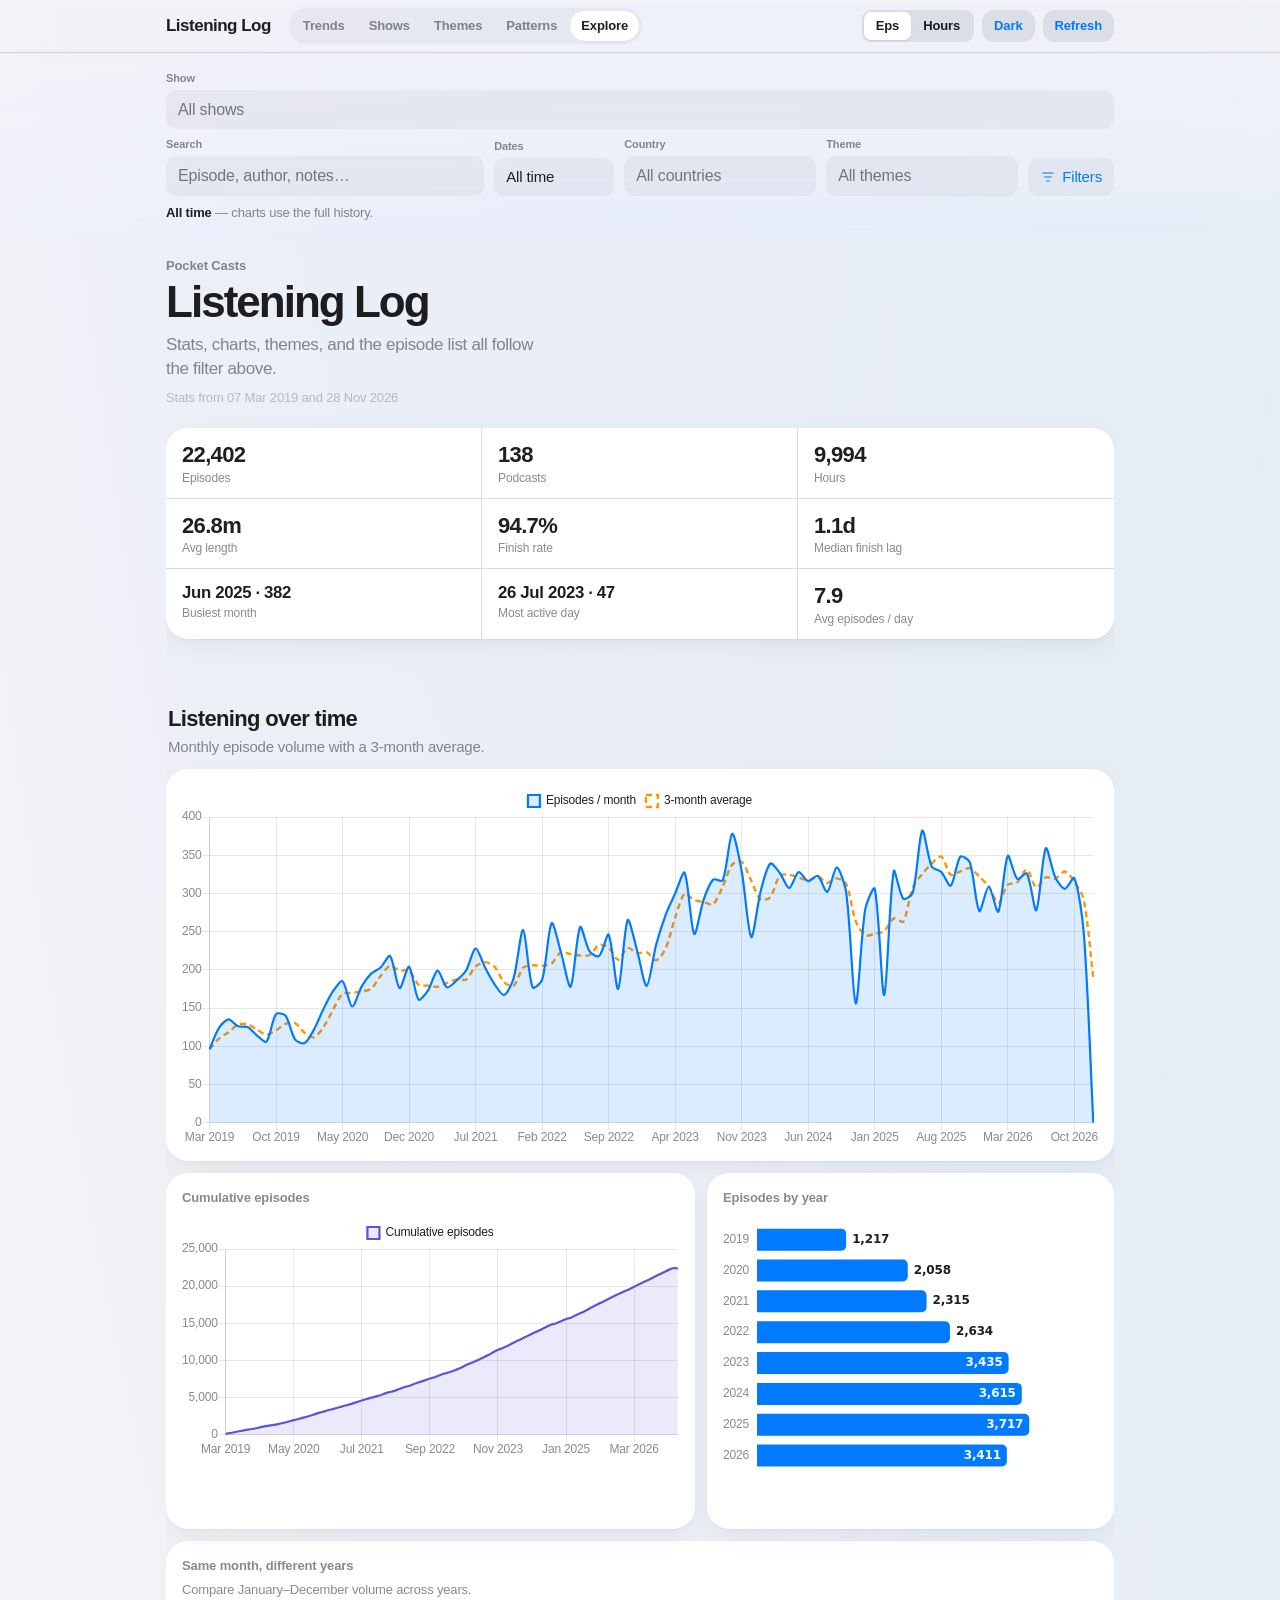
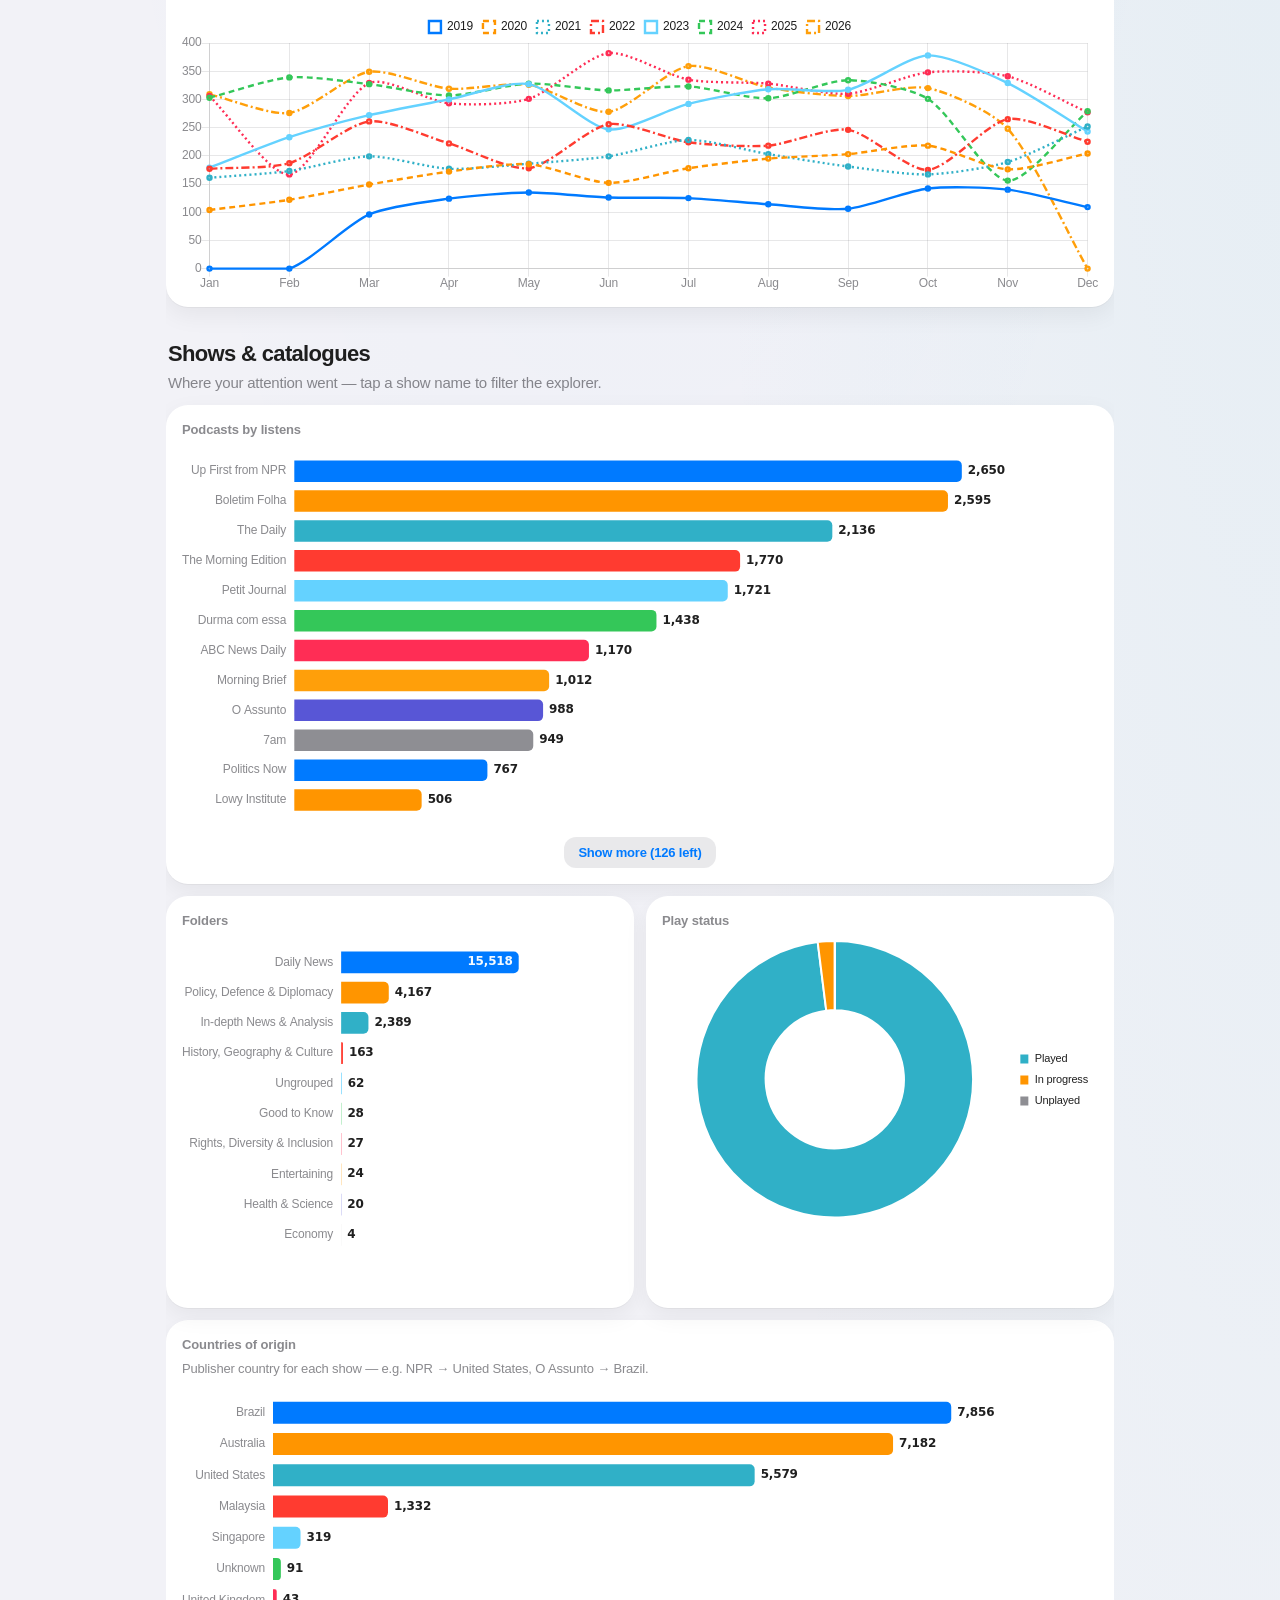
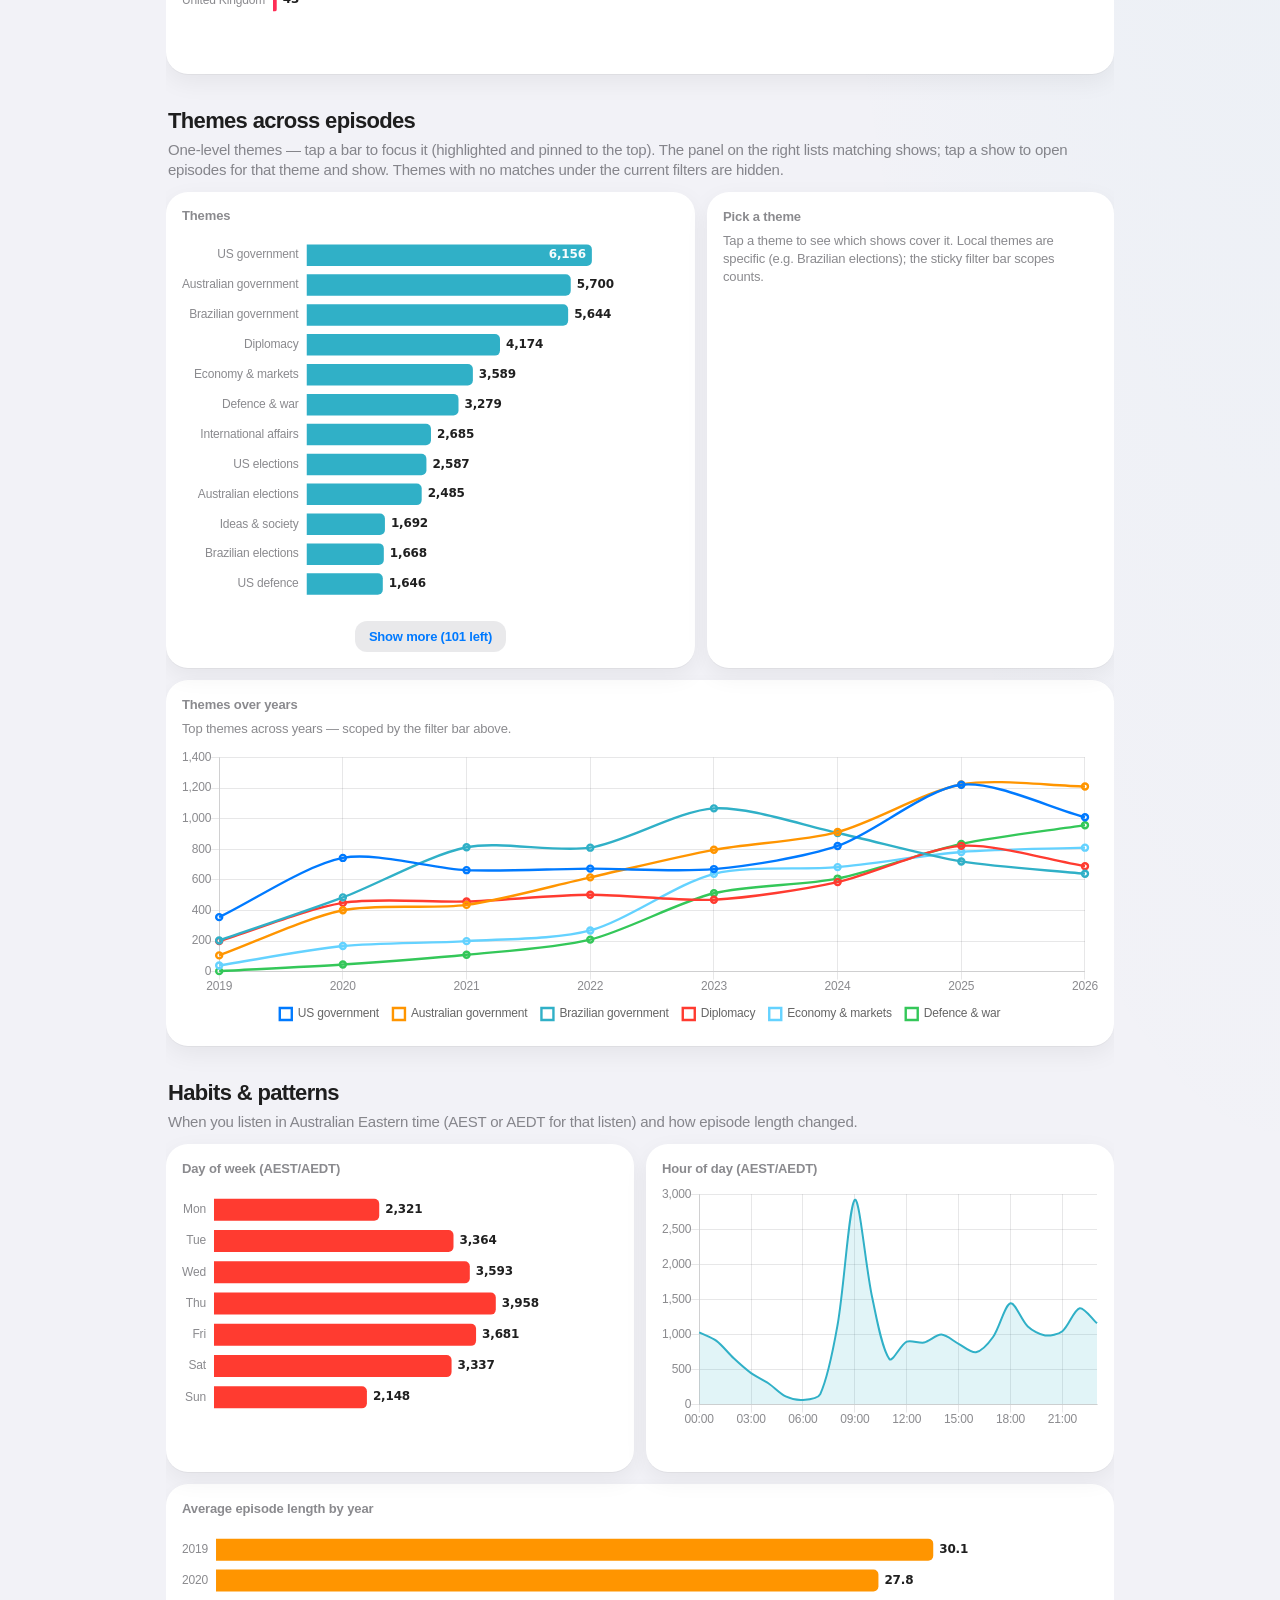
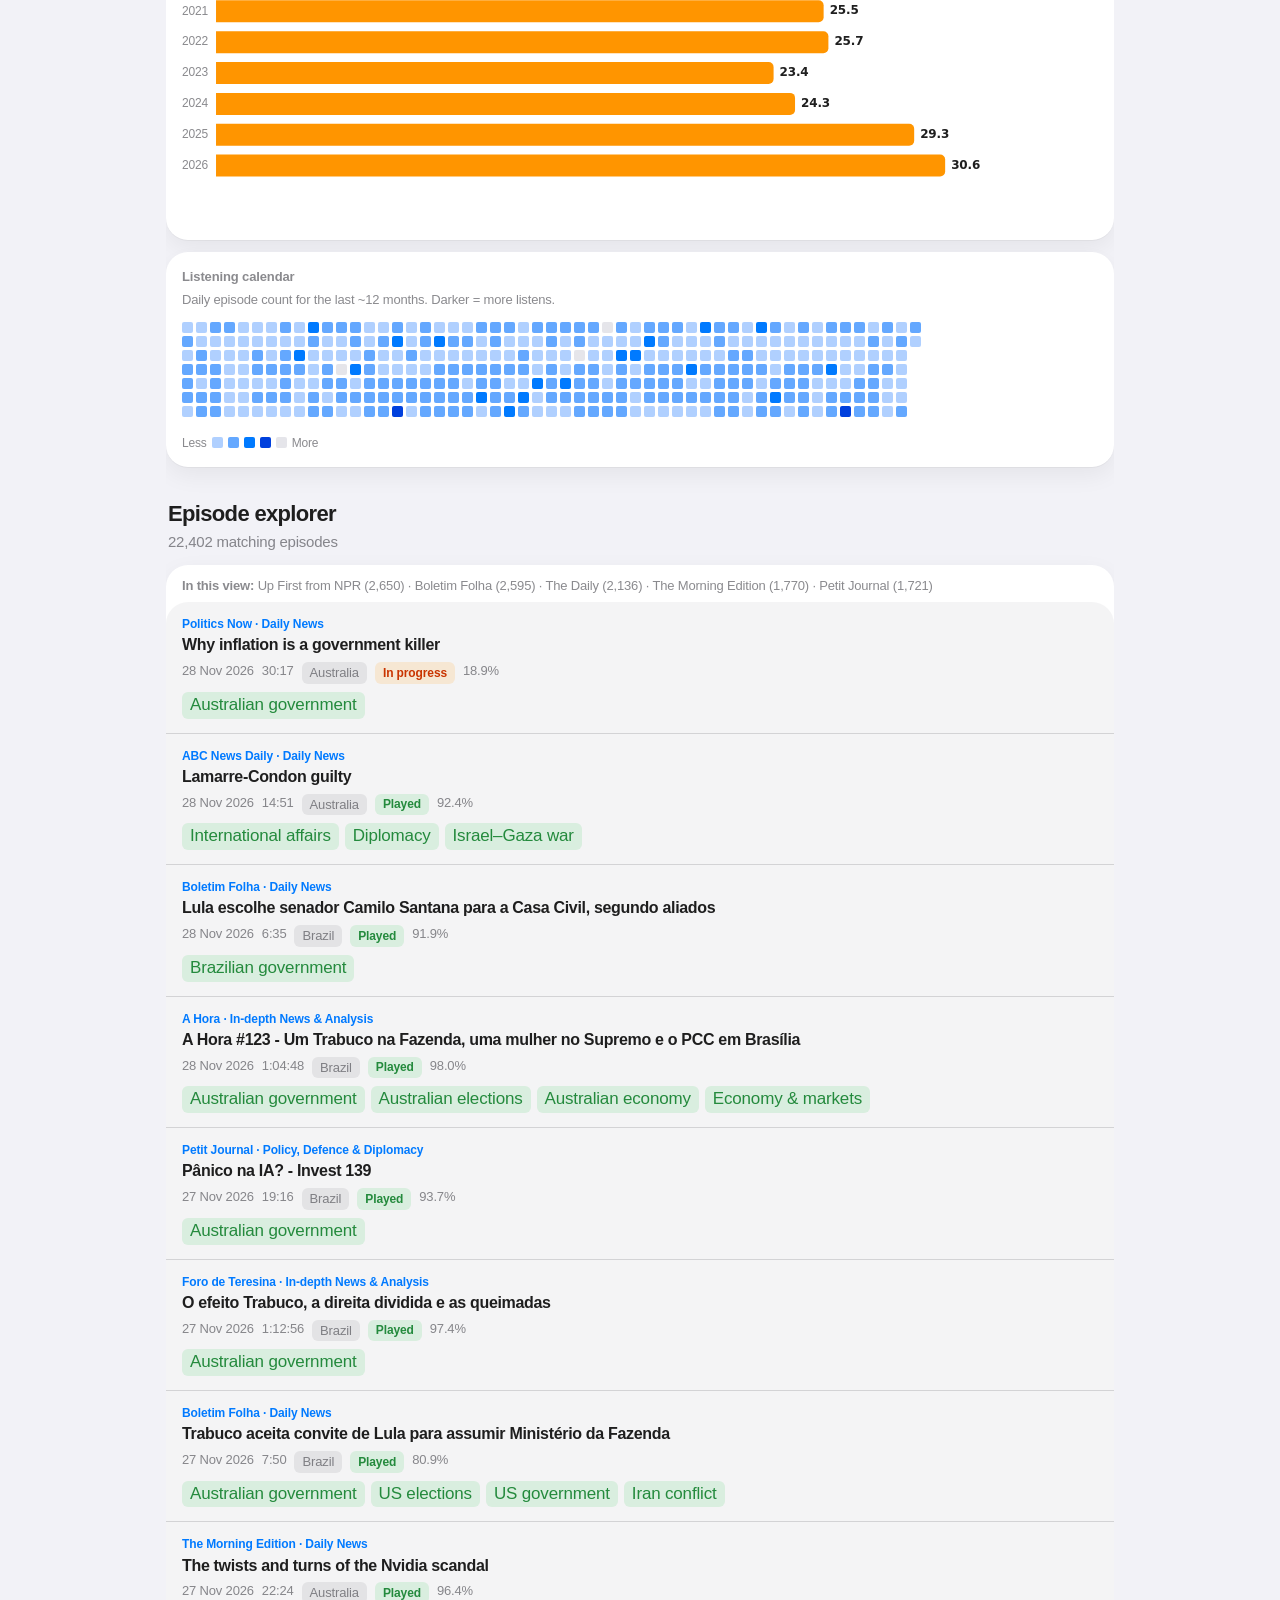
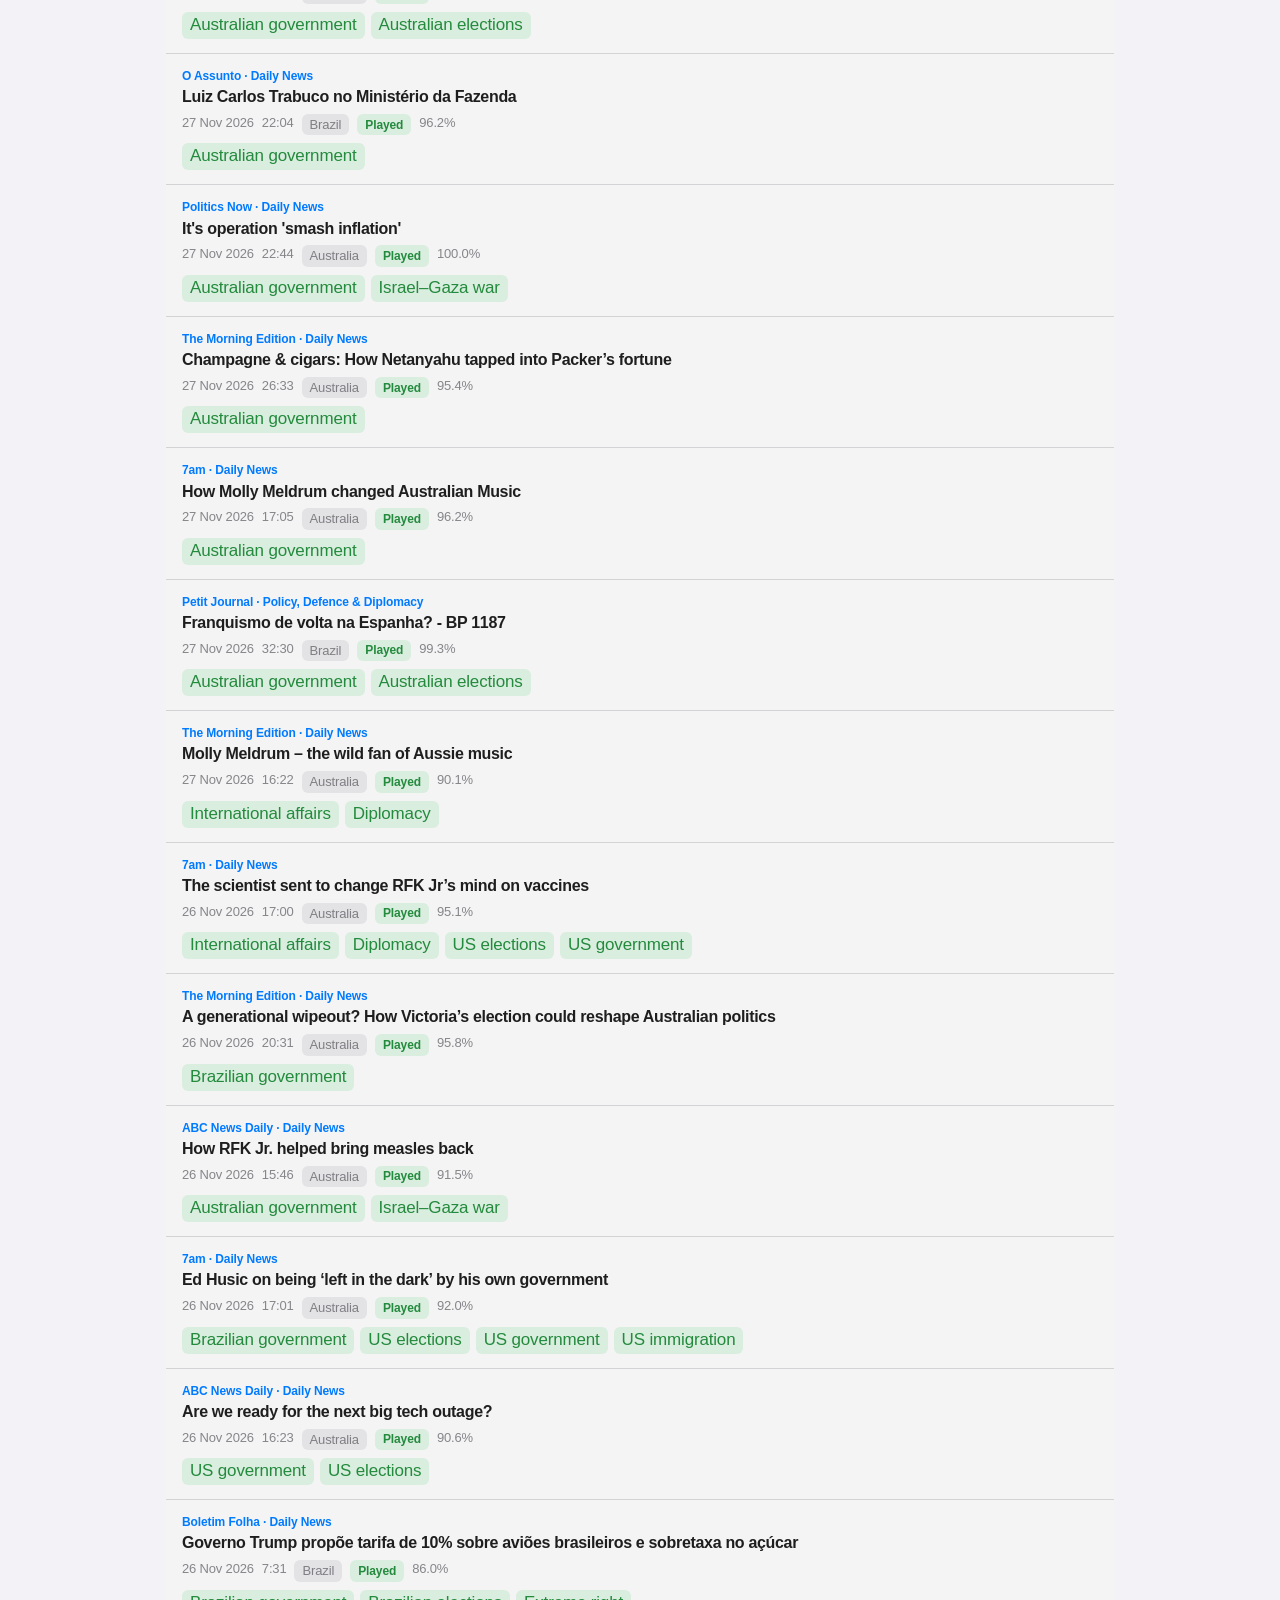
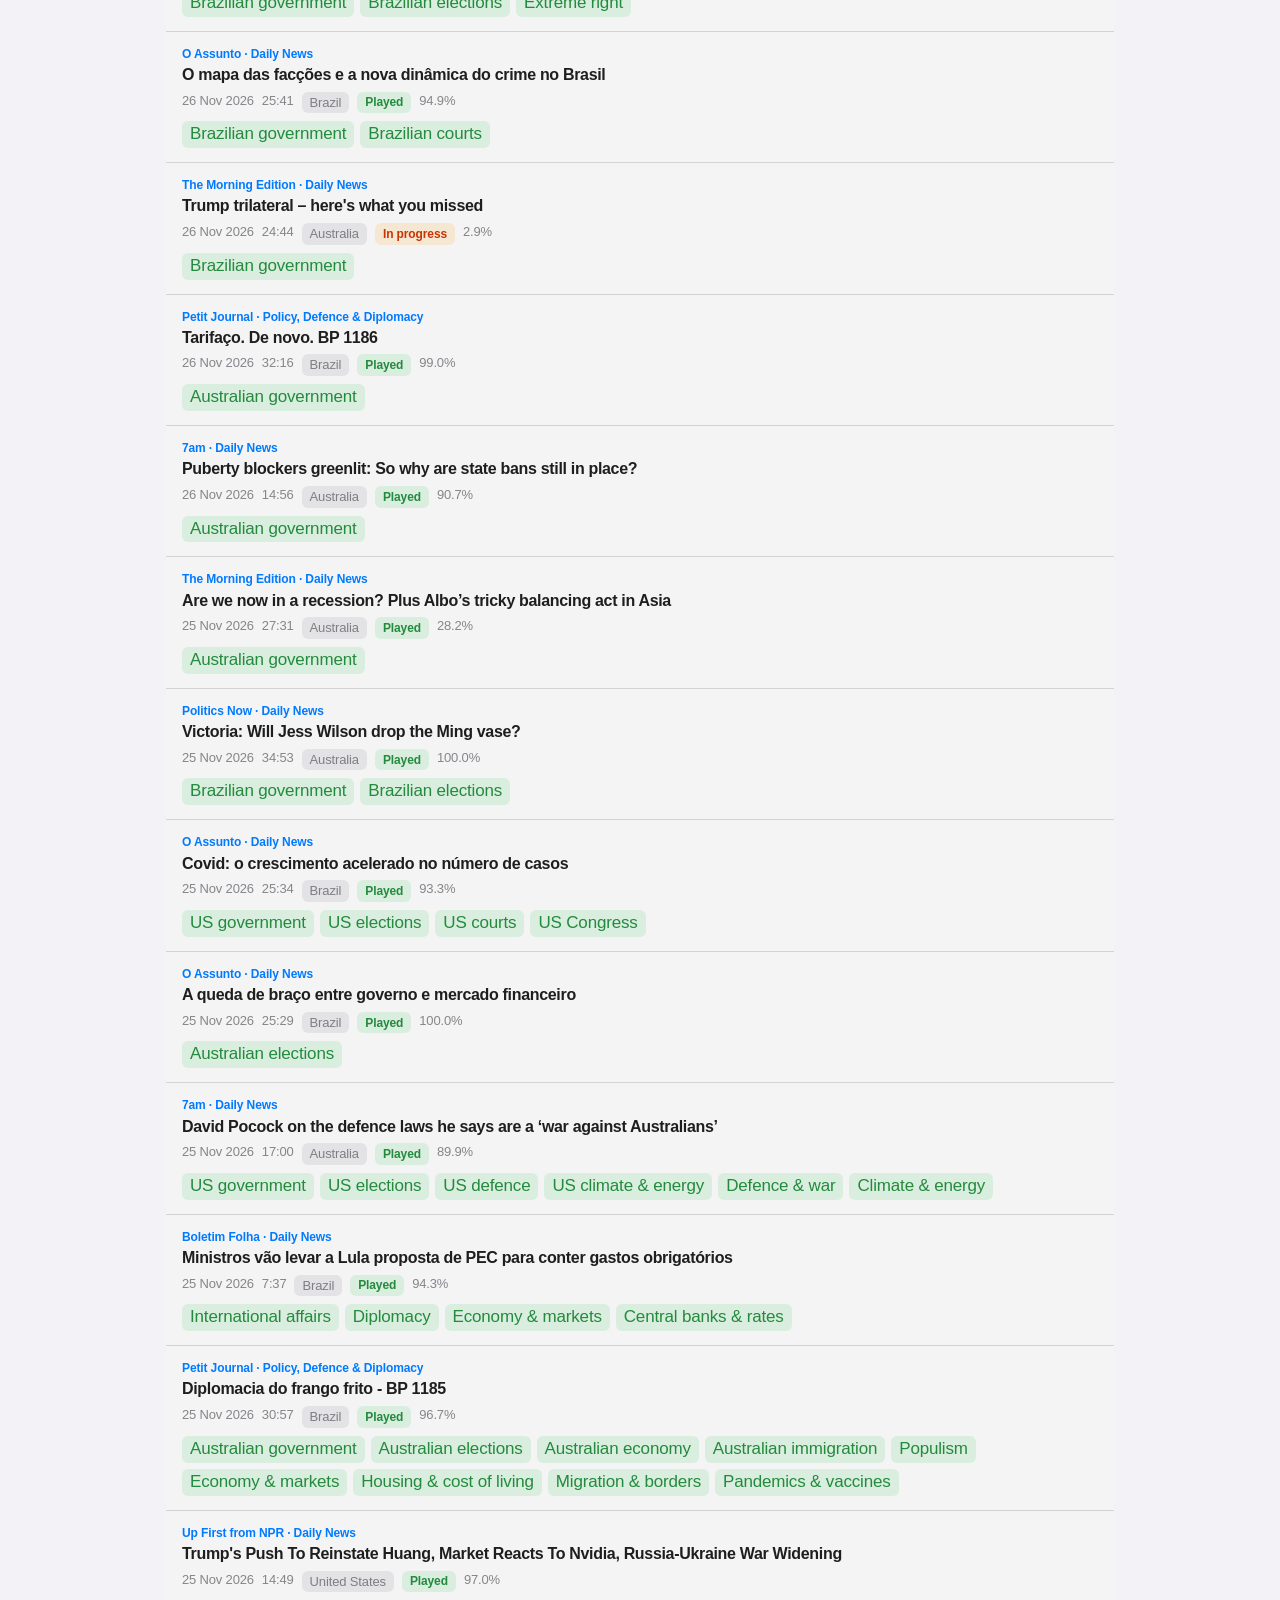
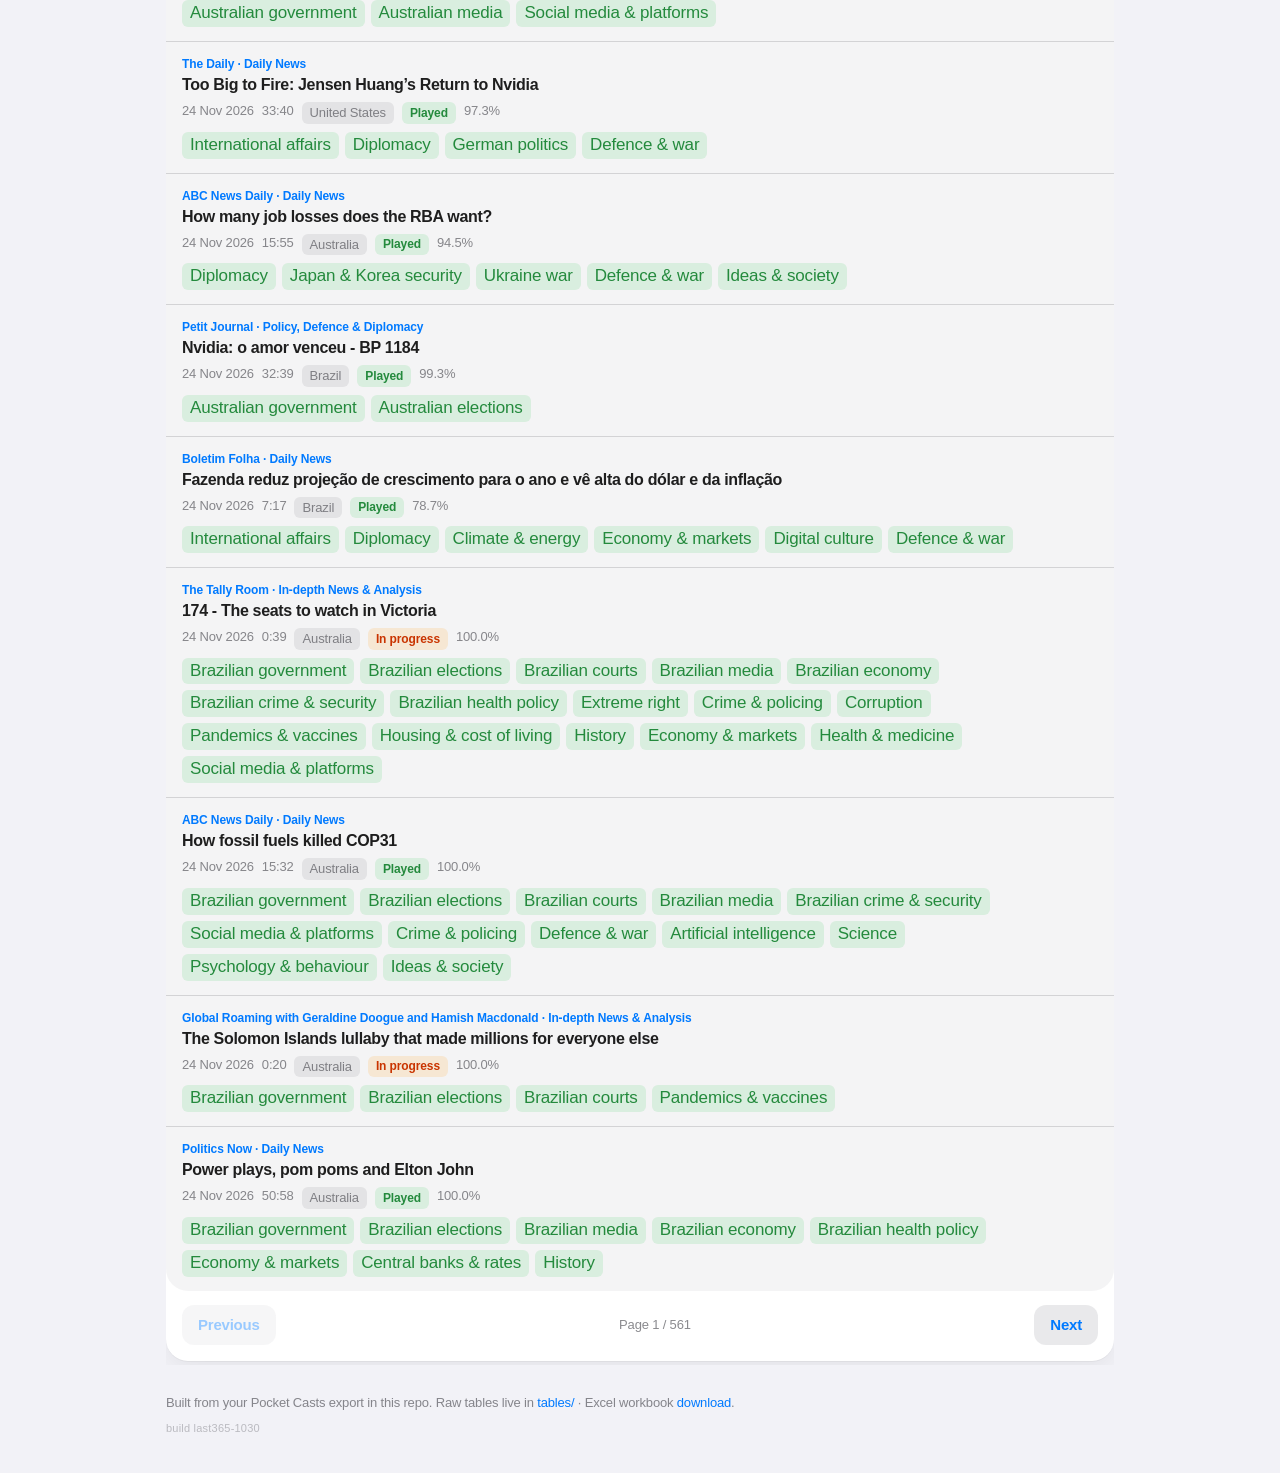
<file: docs/index.html>
<!DOCTYPE html>
<html lang="en">
<head>
  <meta charset="utf-8" />
  <meta name="viewport" content="width=device-width, initial-scale=1, viewport-fit=cover" />
  <meta name="apple-mobile-web-app-capable" content="yes" />
  <meta name="mobile-web-app-capable" content="yes" />
  <meta name="apple-mobile-web-app-status-bar-style" content="default" />
  <meta name="apple-mobile-web-app-title" content="Listening Log" />
  <meta name="application-name" content="Listening Log" />
  <meta name="theme-color" content="#F2F2F7" media="(prefers-color-scheme: light)" />
  <meta name="theme-color" content="#000000" media="(prefers-color-scheme: dark)" />
  <link rel="apple-touch-icon" href="icons/icon-180.png" />
  <link rel="manifest" href="manifest.webmanifest" />
  <title>Listening Log · Pocket Casts</title>
  <script>
    (() => {
      try {
        const q = new URLSearchParams(location.search).get("theme");
        const saved = localStorage.getItem("listening-log-theme");
        const pref = q === "dark" || q === "light" ? q : saved;
        const dark =
          pref === "dark" ||
          (pref !== "light" &&
            window.matchMedia("(prefers-color-scheme: dark)").matches);
        document.documentElement.setAttribute(
          "data-theme",
          dark ? "dark" : "light"
        );
        if (q === "dark" || q === "light") {
          localStorage.setItem("listening-log-theme", q);
        }
      } catch (_) {
        document.documentElement.setAttribute("data-theme", "light");
      }
    })();
  </script>
  <meta http-equiv="Cache-Control" content="no-cache" />
  <link rel="stylesheet" href="explore.css?v=last365-1030" />
  <script src="vendor/chart.umd.min.js" defer></script>
  <script src="explore.js?v=last365-1030" defer></script>
</head>
<body>
  <!-- UI chrome layer (Liquid Glass) -->
  <header class="chrome-bar" role="banner">
    <div class="wrap chrome-inner">
      <div class="brand" aria-label="Listening Log">Listening Log</div>
      <nav class="chrome-tabs" aria-label="Sections">
        <a href="#trends" data-jump="trends" class="chrome-tab">Trends</a>
        <a href="#shows" data-jump="shows" class="chrome-tab">Shows</a>
        <a href="#themes" data-jump="themes" class="chrome-tab">Themes</a>
        <a href="#patterns" data-jump="patterns" class="chrome-tab">Patterns</a>
        <a href="#explorePanel" data-jump="explorePanel" class="chrome-tab">Explore</a>
      </nav>
      <div class="chrome-tools">
        <div class="segmented" role="group" aria-label="Rank charts by episodes or hours">
          <button type="button" class="segmented-btn metric-btn" data-metric="episodes" aria-pressed="true" title="Rank by episode count">Eps</button>
          <button type="button" class="segmented-btn metric-btn" data-metric="hours" aria-pressed="false" title="Rank by hours of episode duration">Hours</button>
        </div>
        <button type="button" class="glass-btn" id="themeToggle" aria-pressed="false" aria-label="Toggle appearance">Dark</button>
        <button type="button" class="glass-btn refresh-btn" id="hardRefresh" title="Hard refresh — bypass cache and reload" aria-label="Hard refresh">
          <svg class="refresh-icon" viewBox="0 0 24 24" width="16" height="16" aria-hidden="true" fill="none" stroke="currentColor" stroke-width="2" stroke-linecap="round" stroke-linejoin="round">
            <path d="M21 12a9 9 0 1 1-2.6-6.3" />
            <path d="M21 3v6h-6" />
          </svg>
          <span class="refresh-label">Refresh</span>
        </button>
      </div>
    </div>
  </header>

  <div class="period-dock">
    <div class="wrap period-bar glass-surface" id="periodBar">
      <!-- Line 1: Show (+ Clear on desktop). Filters toggle starts on line 2; JS
           moves it into the toolbar on small screens. -->
      <div class="period-toolbar" id="periodToolbar">
        <label class="period-hero-show period-field period-field-podcast">
          <span class="period-search-label">Show</span>
          <select id="periodPodcast" aria-label="Filter by podcast"></select>
        </label>
        <button type="button" class="btn secondary period-clear-inline" id="periodClear" title="Clear filters">Clear</button>
      </div>

      <!-- Line 2 (desktop): facet row + Filters; overflow expands in this same bar.
           On small screens the panel is sheet-only; Filters sits in the toolbar. -->
      <div class="period-secondary" id="periodSecondary">
        <div class="filter-panel" id="filterPanel">
          <div class="period-filter-line" id="periodFilterLine">
            <div class="period-controls" id="periodControls">
              <label class="period-field period-field-search">
                <span>Search</span>
                <input id="periodQ" type="search" placeholder="Episode, author, notes…" aria-label="Search episodes" />
              </label>
              <div class="period-field period-field-dates">
                <span id="periodDatesLabel">Dates</span>
                <button
                  type="button"
                  class="date-filter-trigger"
                  id="periodDatesBtn"
                  aria-haspopup="dialog"
                  aria-expanded="false"
                  aria-controls="dateFilterPanel"
                >
                  All time
                </button>
              </div>
              <label class="period-field period-field-country">
                <span>Country</span>
                <select id="periodCountry" aria-label="Filter by country of origin"></select>
              </label>
              <label class="period-field period-field-theme">
                <span>Theme</span>
                <select id="periodTheme" aria-label="Filter by theme"></select>
              </label>
              <label class="period-field">
                <span>Status</span>
                <select id="periodStatus" aria-label="Filter by play status">
                  <option value="">All statuses</option>
                  <option value="Played">Played</option>
                  <option value="In progress">In progress</option>
                  <option value="Unplayed">Unplayed</option>
                </select>
              </label>
            </div>
            <button
              type="button"
              class="filter-toggle"
              id="filterSheetToggle"
              aria-expanded="false"
              aria-controls="filterSheetPanel"
              title="Open filters"
            >
              <svg class="filter-toggle-icon" viewBox="0 0 24 24" width="18" height="18" aria-hidden="true" fill="none" stroke="currentColor" stroke-width="1.75" stroke-linecap="round" stroke-linejoin="round">
                <path d="M4 6h16M7 12h10M10 18h4" />
              </svg>
              <span class="filter-toggle-label">Filters</span>
              <span class="filter-badge" id="filterBadge" hidden>0</span>
            </button>
          </div>
          <p class="period-summary" id="periodSummary">All time — charts use the full history.</p>
        </div>
      </div>
    </div>
  </div>

  <!-- Bottom sheet lives at root so fixed positioning isn't trapped by glass blur -->
  <div class="filter-sheet-backdrop" id="filterSheetBackdrop" hidden></div>
  <div class="filter-sheet" id="filterSheetPanel" role="dialog" aria-modal="true" aria-labelledby="filterSheetTitle" hidden>
    <div class="filter-sheet-chrome">
      <div class="filter-sheet-grabber" aria-hidden="true"></div>
      <div class="filter-sheet-header">
        <button type="button" class="sheet-text-btn" id="filterSheetClear" title="Clear all filters">Clear</button>
        <h2 id="filterSheetTitle">Filters</h2>
        <button type="button" class="sheet-text-btn sheet-done" id="filterSheetDone">Done</button>
      </div>
    </div>
    <div class="filter-sheet-body" id="filterSheetBody"></div>
  </div>

  <!-- Date range picker — portaled outside sticky chrome (overflow clips dropdowns) -->
  <div class="date-filter-backdrop" id="dateFilterBackdrop" hidden></div>
  <div
    class="date-filter-panel"
    id="dateFilterPanel"
    role="dialog"
    aria-modal="true"
    aria-labelledby="dateFilterTitle"
    hidden
  >
    <div class="date-filter-chrome">
      <div class="date-filter-grabber" aria-hidden="true"></div>
      <div class="date-filter-header">
        <button type="button" class="sheet-text-btn" id="dateFilterClear" title="Reset to all time">Clear</button>
        <h2 id="dateFilterTitle">Dates</h2>
        <button type="button" class="sheet-text-btn sheet-done" id="dateFilterDone">Done</button>
      </div>
    </div>
    <div class="date-filter-body">
      <div class="period-date-presets" role="group" aria-label="Quick date ranges">
        <button type="button" class="period-preset-btn" data-date-preset="all" aria-pressed="true">All time</button>
        <button type="button" class="period-preset-btn" data-date-preset="yesterday" aria-pressed="false">Yesterday</button>
        <button type="button" class="period-preset-btn" data-date-preset="7d" aria-pressed="false">Last 7 days</button>
        <button type="button" class="period-preset-btn" data-date-preset="30d" aria-pressed="false">Last 30 days</button>
        <button type="button" class="period-preset-btn" data-date-preset="1y" aria-pressed="false">Last 365 days</button>
      </div>
      <div class="period-date-inputs">
        <label class="period-date-input">
          <span class="period-date-input-label">From</span>
          <input id="periodFrom" type="date" aria-label="From date" />
        </label>
        <span class="period-date-sep" aria-hidden="true">–</span>
        <label class="period-date-input">
          <span class="period-date-input-label">To</span>
          <input id="periodTo" type="date" aria-label="To date" />
        </label>
      </div>
    </div>
  </div>

  <!-- Content layer -->
  <div class="content-layer">
    <header class="wrap hero" data-tab-shared="trends">
      <p class="hero-eyebrow">Pocket Casts</p>
      <h1 class="large-title">Listening Log</h1>
      <p class="hero-lead">Stats, charts, themes, and the episode list all follow the filter above.</p>
      <p class="hero-meta" id="exportedAt"></p>
      <div class="stats" id="heroStats"></div>
      <div class="insights-strip" id="insightStrip" hidden></div>
      <p class="boot" id="bootStatus">Loading…</p>
    </header>

    <main class="wrap charts-block">
      <section id="trends" class="ready-delay tab-panel is-tab-active" role="tabpanel" aria-labelledby="tab-trends">
        <div class="section-head">
          <div>
            <h2>Listening over time</h2>
            <p id="trendLead">Monthly episode volume with a 3-month average.</p>
          </div>
        </div>
        <div class="panel">
          <div class="chart-box tall"><canvas id="trendChart"></canvas></div>
        </div>
        <div class="grid-2 stack-gap">
          <div class="panel">
            <h3 id="cumChartTitle">Cumulative episodes</h3>
            <div class="chart-box short"><canvas id="cumChart"></canvas></div>
          </div>
          <div class="panel">
            <h3 id="yearChartTitle">Episodes by year</h3>
            <div class="chart-box short" id="yearChartBox"><canvas id="yearChart"></canvas></div>
            <div class="chart-more" id="yearChartMore"></div>
          </div>
        </div>
        <div class="panel stack-gap">
          <h3>Same month, different years</h3>
          <p class="panel-note" id="yoyChartNote">Compare January–December volume across years.</p>
          <div class="chart-box"><canvas id="yoyChart"></canvas></div>
        </div>
      </section>

      <section id="shows" class="tab-panel" role="tabpanel" aria-labelledby="tab-shows">
        <div class="section-head">
          <div>
            <h2>Shows &amp; catalogues</h2>
            <p>Where your attention went — tap a show name to filter the explorer.</p>
          </div>
        </div>
        <div class="panel">
          <h3 id="topChartTitle">Podcasts by listens</h3>
          <div class="chart-box tall" id="topChartBox"><canvas id="topChart"></canvas></div>
          <div class="chart-more" id="topChartMore"></div>
        </div>
        <div class="grid-2 equal stack-gap">
          <div class="panel">
            <h3 id="folderChartTitle">Folders</h3>
            <div class="chart-box" id="folderChartBox"><canvas id="folderChart"></canvas></div>
            <div class="chart-more" id="folderChartMore"></div>
          </div>
          <div class="panel">
            <h3>Play status</h3>
            <div class="chart-box"><canvas id="statusChart"></canvas></div>
          </div>
        </div>
        <div class="panel stack-gap">
          <h3 id="countryChartTitle">Countries of origin</h3>
          <p class="panel-note" id="countryChartNote">Publisher country for each show — e.g. NPR → United States, O Assunto → Brazil.</p>
          <div class="chart-box" id="countryChartBox"><canvas id="countryChart"></canvas></div>
          <div class="chart-more" id="countryChartMore"></div>
        </div>
      </section>

      <section id="themes" class="tab-panel" role="tabpanel" aria-labelledby="tab-themes">
        <div class="section-head">
          <div>
            <h2>Themes across episodes</h2>
            <p>One-level themes — tap a bar to focus it (highlighted and pinned to the top). The panel on the right lists matching shows; tap a show to open episodes for that theme and show. Themes with no matches under the current filters are hidden.</p>
          </div>
        </div>
        <div class="grid-2">
          <div class="panel">
            <div class="theme-chart-head">
              <button class="theme-nav-back" id="themeChartBack" type="button" hidden>
                <span class="theme-nav-chevron" aria-hidden="true">‹</span>
                <span class="theme-nav-back-label">Themes</span>
              </button>
              <h3 id="themeChartTitle">Parent themes</h3>
            </div>
            <div class="chart-box tall" id="themeChartBox"><canvas id="themeChart"></canvas></div>
            <div class="chart-more" id="themeChartMore"></div>
          </div>
          <div class="panel">
            <h3 id="themeDetailTitle">Pick a theme</h3>
            <p class="panel-note" id="themeDetailBlurb">Tap a theme to see which shows cover it, then tap a show for matching episodes.</p>
            <div id="themeShowsWrap" hidden>
              <div class="chart-box tall" id="themeShowsBox"><canvas id="themeShowsChart"></canvas></div>
              <div class="chart-more" id="themeShowsMore"></div>
            </div>
            <div id="themeSamples" class="theme-samples"></div>
            <button class="btn" id="filterByTheme" type="button" hidden>Show matching episodes</button>
          </div>
        </div>
        <div class="panel stack-gap">
          <h3 id="themeYearChartTitle">Themes over time</h3>
          <p class="panel-note" id="themeYearChartNote">Follow a theme’s share of listens over the period selected in the filter bar.</p>
          <div class="chart-box mid" id="themeYearChartBox"><canvas id="themeYearChart"></canvas></div>
        </div>
        <div class="panel stack-gap" id="themeMatchPanel" hidden>
          <div class="theme-match-head">
            <div>
              <h3 id="themeMatchTitle">Matching this theme</h3>
              <p class="panel-note" id="themeMatchNote">Pick a theme to see matching shows or episodes.</p>
            </div>
            <div class="segmented theme-match-toggle" role="group" aria-label="Show podcasts or episodes for the selected theme">
              <button type="button" class="segmented-btn metric-btn" data-theme-match="podcasts" aria-pressed="true">Podcasts</button>
              <button type="button" class="segmented-btn metric-btn" data-theme-match="episodes" aria-pressed="false">Episodes</button>
            </div>
          </div>
          <div id="themeMatchPodcasts">
            <div class="chart-box tall" id="themePodBox"><canvas id="themePodChart"></canvas></div>
            <div class="chart-more" id="themePodMore"></div>
          </div>
          <div id="themeMatchEpisodes" hidden>
            <div class="list inset-list" id="themeEpisodeList"></div>
            <div class="pager">
              <button class="btn secondary" id="themePrevPage" type="button">Previous</button>
              <div class="info" id="themePageInfo"></div>
              <button class="btn secondary" id="themeNextPage" type="button">Next</button>
            </div>
          </div>
        </div>
      </section>

      <section id="patterns" class="tab-panel" role="tabpanel" aria-labelledby="tab-patterns">
        <div class="section-head">
          <div>
            <h2>Habits &amp; patterns</h2>
            <p>When you listen in Australian Eastern time (AEST or AEDT for that listen) and how episode length changed.</p>
          </div>
        </div>
        <div class="grid-2 equal">
          <div class="panel">
            <h3 id="weekdayChartTitle">Day of week (AEST/AEDT)</h3>
            <div class="chart-box short" id="weekdayChartBox"><canvas id="weekdayChart"></canvas></div>
            <div class="chart-more" id="weekdayChartMore"></div>
          </div>
          <div class="panel">
            <h3 id="hourChartTitle">Hour of day (AEST/AEDT)</h3>
            <div class="chart-box short"><canvas id="hourChart"></canvas></div>
          </div>
        </div>
        <div class="panel stack-gap">
          <h3>Average episode length by year</h3>
          <div class="chart-box short" id="durChartBox"><canvas id="durChart"></canvas></div>
          <div class="chart-more" id="durChartMore"></div>
        </div>
        <div class="panel stack-gap">
          <h3>Listening calendar</h3>
          <p class="panel-note" id="heatmapNote">Daily episode count for the last ~12 months. Darker = more listens.</p>
          <div id="heatmap" class="heatmap" aria-label="Listening activity heatmap"></div>
          <div class="heat-legend"><span>Less</span><i></i><i></i><i></i><i></i><i></i><span>More</span></div>
        </div>
      </section>

      <section id="explorePanel" class="tab-panel" role="tabpanel" aria-labelledby="tab-explorePanel">
        <div class="section-head">
          <div>
            <h2>Episode explorer</h2>
            <p id="listMeta">Browse episodes scoped by the filter bar above.</p>
          </div>
        </div>
        <div class="panel panel-flush">
          <p class="insights" id="filterInsights"></p>
          <div class="list inset-list" id="episodeList"></div>
          <div class="pager">
            <button class="btn secondary" id="prevPage" type="button">Previous</button>
            <div class="info" id="pageInfo"></div>
            <button class="btn secondary" id="nextPage" type="button">Next</button>
          </div>
        </div>
      </section>
    </main>

    <footer class="wrap site-footer">
      Built from your Pocket Casts export in this repo.
      Raw tables live in <a href="./tables/">tables/</a>
      · Excel workbook <a href="./PocketCasts_Listening_History.xlsx">download</a>.
      <div class="build-stamp" id="buildStamp">build last365-1030</div>
    </footer>
  </div>

  <!-- Mobile tab bar (Liquid Glass) -->
  <nav class="tab-bar" aria-label="Primary" role="tablist">
    <a href="#trends" id="tab-trends" data-jump="trends" class="tab-item is-active" role="tab" aria-selected="true" aria-controls="trends">
      <span class="tab-icon" aria-hidden="true">
        <svg viewBox="0 0 24 24" width="22" height="22" fill="none" stroke="currentColor" stroke-width="1.75" stroke-linecap="round" stroke-linejoin="round"><path d="M4 19V9"/><path d="M10 19V5"/><path d="M16 19v-7"/><path d="M22 19V8"/></svg>
      </span>
      <span>Trends</span>
    </a>
    <a href="#shows" id="tab-shows" data-jump="shows" class="tab-item" role="tab" aria-selected="false" aria-controls="shows">
      <span class="tab-icon" aria-hidden="true">
        <svg viewBox="0 0 24 24" width="22" height="22" fill="none" stroke="currentColor" stroke-width="1.75" stroke-linecap="round" stroke-linejoin="round"><path d="M12 3a6 6 0 0 0-6 6v2l-2 3h16l-2-3V9a6 6 0 0 0-6-6z"/><path d="M9 20h6"/></svg>
      </span>
      <span>Shows</span>
    </a>
    <a href="#themes" id="tab-themes" data-jump="themes" class="tab-item" role="tab" aria-selected="false" aria-controls="themes">
      <span class="tab-icon" aria-hidden="true">
        <svg viewBox="0 0 24 24" width="22" height="22" fill="none" stroke="currentColor" stroke-width="1.75" stroke-linecap="round" stroke-linejoin="round"><circle cx="12" cy="12" r="3"/><path d="M12 3v2M12 19v2M4.9 4.9l1.4 1.4M17.7 17.7l1.4 1.4M3 12h2M19 12h2M4.9 19.1l1.4-1.4M17.7 6.3l1.4-1.4"/></svg>
      </span>
      <span>Themes</span>
    </a>
    <a href="#patterns" id="tab-patterns" data-jump="patterns" class="tab-item" role="tab" aria-selected="false" aria-controls="patterns">
      <span class="tab-icon" aria-hidden="true">
        <svg viewBox="0 0 24 24" width="22" height="22" fill="none" stroke="currentColor" stroke-width="1.75" stroke-linecap="round" stroke-linejoin="round"><circle cx="12" cy="12" r="9"/><path d="M12 7v5l3 2"/></svg>
      </span>
      <span>Patterns</span>
    </a>
    <a href="#explorePanel" id="tab-explorePanel" data-jump="explorePanel" class="tab-item" role="tab" aria-selected="false" aria-controls="explorePanel">
      <span class="tab-icon" aria-hidden="true">
        <svg viewBox="0 0 24 24" width="22" height="22" fill="none" stroke="currentColor" stroke-width="1.75" stroke-linecap="round" stroke-linejoin="round"><circle cx="11" cy="11" r="7"/><path d="m20 20-3.5-3.5"/></svg>
      </span>
      <span>Explore</span>
    </a>
  </nav>
</body>
</html>
</file>
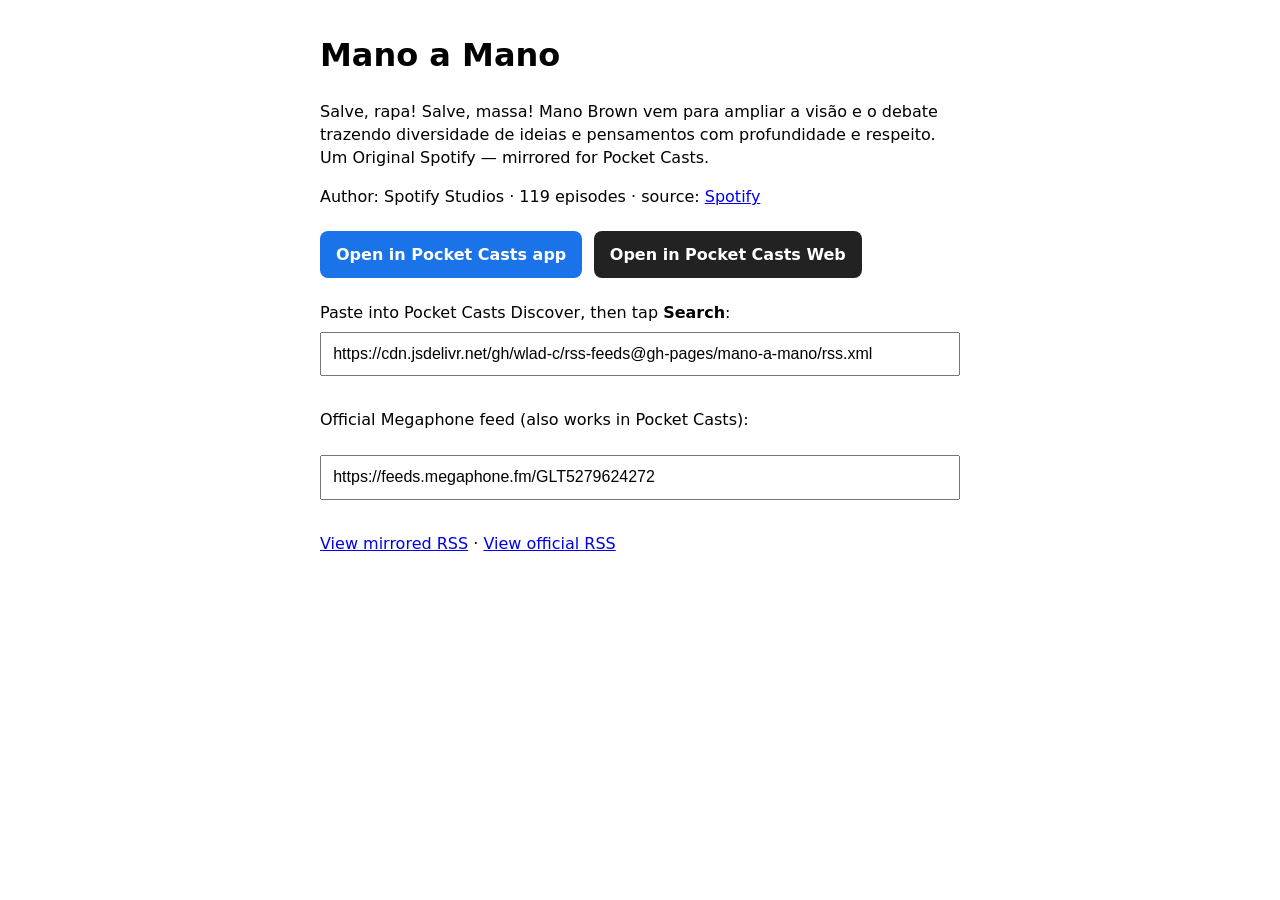
<file: mano-a-mano/index.html>
<!doctype html>
<html lang="pt"><head><meta charset="utf-8"/>
<meta name="viewport" content="width=device-width, initial-scale=1"/>
<title>Mano a Mano → Pocket Casts</title>
<style>
body{font-family:system-ui,sans-serif;max-width:40rem;margin:2rem auto;padding:0 1rem;line-height:1.45}
a.btn{display:inline-block;margin:.4rem .4rem .4rem 0;padding:.75rem 1rem;background:#1a73e8;color:#fff;text-decoration:none;border-radius:8px;font-weight:600}
a.btn.secondary{background:#222}
input{width:100%;padding:.7rem;font-size:1rem;margin:.5rem 0 1rem;box-sizing:border-box}
</style></head><body>
<h1>Mano a Mano</h1>
<p>Salve, rapa! Salve, massa! Mano Brown vem para ampliar a visão e o debate trazendo diversidade de ideias e pensamentos com profundidade e respeito. Um Original Spotify — mirrored for Pocket Casts.</p>
<p>Author: Spotify Studios · 119 episodes · source: <a href="https://open.spotify.com/show/0GnKiYeK11476CfoQEYlEd">Spotify</a></p>
<p>
  <a class="btn" href="pktc://subscribe/cdn.jsdelivr.net/gh/wlad-c/rss-feeds@gh-pages/mano-a-mano/rss.xml">Open in Pocket Casts app</a>
  <a class="btn secondary" href="https://pocketcasts.com/follow/https://cdn.jsdelivr.net/gh/wlad-c/rss-feeds@gh-pages/mano-a-mano/rss.xml">Open in Pocket Casts Web</a>
</p>
<label>Paste into Pocket Casts Discover, then tap <b>Search</b>:</label>
<input readonly value="https://cdn.jsdelivr.net/gh/wlad-c/rss-feeds@gh-pages/mano-a-mano/rss.xml"/>
<p>Official Megaphone feed (also works in Pocket Casts):</p>
<input readonly value="https://feeds.megaphone.fm/GLT5279624272"/>
<p><a href="https://cdn.jsdelivr.net/gh/wlad-c/rss-feeds@gh-pages/mano-a-mano/rss.xml">View mirrored RSS</a> · <a href="https://feeds.megaphone.fm/GLT5279624272">View official RSS</a></p>
</body></html>
</file>
<file: docs/explore.css>
/* Listening Log — Apple HIG / Liquid Glass visual system */

:root {
  /* Semantic system colors (iOS / macOS) */
  --label: rgba(0, 0, 0, 0.88);
  --secondary-label: rgba(60, 60, 67, 0.6);
  --tertiary-label: rgba(60, 60, 67, 0.3);
  --separator: rgba(60, 60, 67, 0.18);
  --opaque-separator: #C6C6C8;

  --grouped-bg: #F2F2F7;
  --grouped-bg-elevated: #FFFFFF;
  --fill: rgba(120, 120, 128, 0.16);
  --fill-secondary: rgba(120, 120, 128, 0.12);
  --fill-tertiary: rgba(120, 120, 128, 0.08);

  --system-blue: #007AFF;
  --system-blue-fill: #007AFF;
  --system-green: #34C759;
  --system-orange: #FF9500;
  --system-red: #FF3B30;
  --system-teal: #30B0C7;
  --system-indigo: #5856D6;
  --system-gray: #8E8E93;
  --system-yellow: #FFCC00;
  --on-accent: #FFFFFF;

  --blue-soft: rgba(0, 122, 255, 0.12);
  --green-soft: rgba(52, 199, 89, 0.14);
  --orange-soft: rgba(255, 149, 0, 0.14);

  --chrome: rgba(242, 242, 247, 0.78);
  --chrome-solid: #F2F2F7;
  --glass: rgba(255, 255, 255, 0.62);
  --glass-border: rgba(255, 255, 255, 0.55);
  --glass-highlight: inset 0 0.5px 0 rgba(255, 255, 255, 0.65);
  --shadow: 0 1px 0 rgba(0, 0, 0, 0.04), 0 8px 24px rgba(0, 0, 0, 0.06);

  --bar-track: rgba(120, 120, 128, 0.16);
  --tag-bg: rgba(120, 120, 128, 0.14);
  --heat-empty: #E5E5EA;
  --heat-1: #B0D0FF;
  --heat-2: #64A8FF;
  --heat-3: #007AFF;
  --heat-4: #0040DD;

  --radius-sm: 10px;
  --radius-md: 14px;
  --radius-lg: 22px;
  --radius-control: 12px;

  --font: -apple-system, BlinkMacSystemFont, "SF Pro Text", "SF Pro Display",
    "Helvetica Neue", "Segoe UI", sans-serif;
  --font-display: -apple-system, BlinkMacSystemFont, "SF Pro Display",
    "SF Pro Text", "Helvetica Neue", "Segoe UI", sans-serif;

  /* Compat aliases used across markup / charts */
  --ink: var(--label);
  --muted: var(--secondary-label);
  --line: var(--separator);
  --paper: var(--grouped-bg);
  --panel: var(--grouped-bg-elevated);
  --input: var(--fill-tertiary);
  --nav-bg: var(--chrome);
  --sea: var(--system-blue);
  --sea-soft: var(--blue-soft);
  --sea-fill: var(--system-blue-fill);
  --on-sea: var(--on-accent);
  --clay: var(--system-orange);
  --navy: var(--system-blue);
  --amber: var(--system-orange);
  --teal: var(--system-teal);
  --display: var(--font-display);
  --sans: var(--font);
  --radius: var(--radius-lg);

  --safe-bottom: env(safe-area-inset-bottom, 0px);
  --safe-left: env(safe-area-inset-left, 0px);
  --safe-right: env(safe-area-inset-right, 0px);
  /*
   * Page gutters: ALWAYS apply max(16px, env(safe-area-…)) at use-site.
   * Do NOT nest max(var(--page-inline), var(--safe-left)) into a custom
   * property then re-use it — if that substitution fails on a WebKit build,
   * padding becomes invalid-at-computed-value and collapses to 0 (edge clip).
   */
  --page-inline: 16px;
  --inset-left: max(16px, env(safe-area-inset-left, 0px));
  --inset-right: max(16px, env(safe-area-inset-right, 0px));
  --tab-bar-h: 0px;
  --ease-spring: cubic-bezier(0.22, 1, 0.36, 1);
  --ease-out: cubic-bezier(0.25, 0.1, 0.25, 1);
  color-scheme: light;
}

html[data-theme="dark"] {
  --label: rgba(255, 255, 255, 0.92);
  --secondary-label: rgba(235, 235, 245, 0.6);
  --tertiary-label: rgba(235, 235, 245, 0.3);
  --separator: rgba(84, 84, 88, 0.65);
  --opaque-separator: #38383A;

  --grouped-bg: #000000;
  --grouped-bg-elevated: #1C1C1E;
  --fill: rgba(120, 120, 128, 0.36);
  --fill-secondary: rgba(120, 120, 128, 0.32);
  --fill-tertiary: rgba(120, 120, 128, 0.24);

  --system-blue: #0A84FF;
  --system-blue-fill: #0A84FF;
  --system-green: #30D158;
  --system-orange: #FF9F0A;
  --system-red: #FF453A;
  --system-teal: #40CBE0;
  --system-indigo: #5E5CE6;
  --system-gray: #8E8E93;
  --system-yellow: #FFD60A;

  --blue-soft: rgba(10, 132, 255, 0.22);
  --green-soft: rgba(48, 209, 88, 0.22);
  --orange-soft: rgba(255, 159, 10, 0.22);

  --chrome: rgba(28, 28, 30, 0.72);
  --chrome-solid: #1C1C1E;
  --glass: rgba(44, 44, 46, 0.72);
  --glass-border: rgba(255, 255, 255, 0.12);
  --glass-highlight: inset 0 0.5px 0 rgba(255, 255, 255, 0.12);
  --shadow: 0 1px 0 rgba(255, 255, 255, 0.04), 0 10px 28px rgba(0, 0, 0, 0.45);

  --bar-track: rgba(120, 120, 128, 0.36);
  --tag-bg: rgba(120, 120, 128, 0.32);
  --heat-empty: #2C2C2E;
  --heat-1: #1A4A8A;
  --heat-2: #0A84FF;
  --heat-3: #64D2FF;
  --heat-4: #B0E0FF;

  color-scheme: dark;
}

*,
*::before,
*::after { box-sizing: border-box; }

html {
  scroll-behavior: smooth;
  scroll-padding-top: 7.5rem;
  scroll-padding-bottom: calc(var(--tab-bar-h) + 1rem);
  /* hidden before clip: older iOS ignores clip and then rubber-bands sideways */
  overflow-x: hidden;
  overflow-x: clip;
  overscroll-behavior-x: none;
  max-width: 100%;
  width: 100%;
}

/* Runtime class from guardHorizontalOverflow() — belt-and-suspenders on iOS */
html.edge-lock,
html.edge-lock body {
  overflow-x: hidden !important;
  max-width: 100% !important;
  overscroll-behavior-x: none !important;
}

body {
  margin: 0;
  min-height: 100vh;
  max-width: 100%;
  width: 100%;
  overflow-x: hidden;
  overflow-x: clip;
  overscroll-behavior-x: none;
  color: var(--label);
  font-family: var(--font);
  font-size: 17px;
  line-height: 1.35;
  letter-spacing: -0.01em;
  background:
    radial-gradient(120% 80% at 50% -20%, rgba(0, 122, 255, 0.08), transparent 55%),
    radial-gradient(90% 60% at 100% 10%, rgba(48, 176, 199, 0.07), transparent 50%),
    var(--grouped-bg);
  -webkit-font-smoothing: antialiased;
  -moz-osx-font-smoothing: grayscale;
  padding-bottom: calc(var(--tab-bar-h) + var(--safe-bottom));
  /* Horizontal insets live on .wrap / fixed overlays — not body — so position:fixed
     chrome shares the same gutter tokens and cannot escape into the unsafe edge. */
  padding-left: 0;
  padding-right: 0;
  transition: background-color 240ms var(--ease-out), color 200ms var(--ease-out);
}

html[data-theme="dark"] body {
  background:
    radial-gradient(120% 80% at 50% -20%, rgba(10, 132, 255, 0.14), transparent 55%),
    radial-gradient(90% 60% at 100% 10%, rgba(64, 203, 224, 0.08), transparent 50%),
    var(--grouped-bg);
}

a { color: var(--system-blue); text-decoration: none; }
a:hover { text-decoration: underline; }
button, input, select { font: inherit; color: inherit; }

.wrap {
  position: relative;
  z-index: 1;
  width: min(980px, 100%);
  max-width: 100%;
  min-width: 0;
  margin: 0 auto;
  padding-left: 0;
  padding-right: 0;
  /*
   * Gutter via TRANSPARENT BORDER (not padding).
   * Overflowing flex kids paint into padding and still reach the screen edge;
   * overflow:hidden clips at the padding edge, so padding gutters do not protect.
   * Borders sit outside the clip edge — children cannot paint into them.
   */
  border-left: max(16px, env(safe-area-inset-left, 0px)) solid transparent;
  border-right: max(16px, env(safe-area-inset-right, 0px)) solid transparent;
  box-sizing: border-box;
  overflow-x: hidden;
  background-clip: padding-box;
}

/* ——— Chrome bar (Liquid Glass) ——— */
.chrome-bar {
  position: sticky;
  top: 0;
  z-index: 40;
  background: var(--chrome);
  backdrop-filter: saturate(180%) blur(24px);
  -webkit-backdrop-filter: saturate(180%) blur(24px);
  border-bottom: 0.5px solid var(--separator);
  box-shadow: var(--glass-highlight);
  overflow-x: hidden;
  max-width: 100%;
}

.chrome-inner {
  display: flex;
  align-items: center;
  gap: 14px;
  min-height: 52px;
  min-width: 0;
  max-width: 100%;
  padding-block: 8px;
  overflow: hidden;
}

.chrome-inner .brand {
  flex: 0 1 auto;
  min-width: 0;
}

.brand {
  font-family: var(--font-display);
  font-weight: 700;
  font-size: 1.0625rem;
  letter-spacing: -0.03em;
  color: var(--label);
  flex-shrink: 0;
}

.chrome-tabs {
  display: flex;
  align-items: center;
  gap: 2px;
  margin-left: 4px;
  padding: 3px;
  border-radius: 999px;
  background: var(--fill-tertiary);
}

.chrome-tab {
  color: var(--secondary-label);
  text-decoration: none;
  font-size: 0.8125rem;
  font-weight: 600;
  letter-spacing: -0.01em;
  padding: 6px 11px;
  border-radius: 999px;
  transition: color 160ms var(--ease-out), background 160ms var(--ease-out);
}

.chrome-tab:hover {
  color: var(--label);
  text-decoration: none;
  background: var(--fill-secondary);
}

.chrome-tab:focus-visible {
  outline: 2px solid var(--system-blue);
  outline-offset: 2px;
}

.chrome-tab.is-active {
  color: var(--label);
  background: var(--grouped-bg-elevated);
  box-shadow: 0 0.5px 1px rgba(0, 0, 0, 0.06);
}

html[data-theme="dark"] .chrome-tab.is-active {
  background: rgba(120, 120, 128, 0.42);
  box-shadow: none;
}

.chrome-tools {
  display: flex;
  align-items: center;
  gap: 8px;
  margin-left: auto;
  flex: 0 1 auto;
  flex-shrink: 1;
  min-width: 0;
  max-width: 100%;
  overflow: hidden;
}

.refresh-btn {
  display: inline-flex;
  align-items: center;
  justify-content: center;
  gap: 6px;
}

.refresh-icon {
  display: none;
  flex-shrink: 0;
}

/* Segmented control (UISegmentedControl) */
.segmented {
  display: inline-flex;
  padding: 2px;
  border-radius: 9px;
  background: var(--fill);
  gap: 0;
}

.segmented-btn,
.metric-toggle .metric-btn {
  border: 0;
  background: transparent;
  color: var(--label);
  padding: 5px 12px;
  font-size: 0.8125rem;
  font-weight: 600;
  letter-spacing: -0.01em;
  border-radius: 7px;
  cursor: pointer;
  transition: background 160ms var(--ease-out), color 160ms var(--ease-out),
    box-shadow 160ms var(--ease-out), transform 160ms var(--ease-spring);
}

.segmented-btn[aria-pressed="true"],
.metric-toggle .metric-btn[aria-pressed="true"] {
  background: var(--grouped-bg-elevated);
  color: var(--label);
  box-shadow: 0 0.5px 1px rgba(0, 0, 0, 0.08), 0 1px 3px rgba(0, 0, 0, 0.06);
}

html[data-theme="dark"] .segmented-btn[aria-pressed="true"],
html[data-theme="dark"] .metric-toggle .metric-btn[aria-pressed="true"] {
  background: rgba(120, 120, 128, 0.48);
  box-shadow: 0 0.5px 0 rgba(255, 255, 255, 0.08);
}

.metric-toggle {
  display: inline-flex;
  padding: 2px;
  border-radius: 9px;
  background: var(--fill);
}

.metric-toggle .metric-btn + .metric-btn { border-left: 0; }

.glass-btn,
.tool-btn {
  border: 0;
  background: var(--fill);
  color: var(--system-blue);
  border-radius: var(--radius-control);
  padding: 7px 12px;
  font-size: 0.8125rem;
  font-weight: 600;
  letter-spacing: -0.01em;
  cursor: pointer;
  white-space: nowrap;
  transition: background 160ms var(--ease-out), transform 160ms var(--ease-spring);
}

.glass-btn:hover,
.tool-btn:hover {
  background: var(--fill-secondary);
}

.glass-btn:active,
.tool-btn:active {
  transform: scale(0.97);
}

.glass-btn:disabled,
.tool-btn:disabled {
  opacity: 0.45;
  cursor: wait;
}

.theme-match-head {
  display: flex;
  flex-wrap: wrap;
  align-items: flex-start;
  justify-content: space-between;
  gap: 12px 16px;
  margin-bottom: 10px;
}

.theme-match-head h3 { margin: 0 0 4px; }
.theme-match-head .panel-note { margin: 0; }
.theme-match-toggle { flex-shrink: 0; }

/* ——— Sticky filter (glass surface) ——— */
.period-dock {
  position: sticky;
  top: 52px;
  z-index: 35;
  padding: 8px 0 6px;
  max-width: 100%;
  overflow-x: hidden;
  background: linear-gradient(
    180deg,
    var(--chrome) 0%,
    color-mix(in srgb, var(--chrome) 70%, transparent) 70%,
    transparent 100%
  );
  backdrop-filter: saturate(160%) blur(16px);
  -webkit-backdrop-filter: saturate(160%) blur(16px);
}

.glass-surface,
.period-bar {
  margin: 0 auto;
  padding-block: 10px;
  padding-inline: 12px;
  border-radius: var(--radius-lg);
  background: var(--glass);
  box-shadow: var(--shadow), var(--glass-highlight);
  backdrop-filter: saturate(180%) blur(28px);
  -webkit-backdrop-filter: saturate(180%) blur(28px);
  display: grid;
  gap: 8px;
}

/*
 * .period-bar also has .wrap: the .period-bar { border: 0.5px solid } shorthand
 * would wipe wrap gutters — re-assert transparent border gutters here.
 */
.wrap.period-bar,
.period-bar.wrap {
  padding-inline: 0;
  border-left: max(16px, env(safe-area-inset-left, 0px)) solid transparent;
  border-right: max(16px, env(safe-area-inset-right, 0px)) solid transparent;
  border-top: 0;
  border-bottom: 0;
  border-radius: 0;
  background: transparent;
  box-shadow: none;
  backdrop-filter: none;
  -webkit-backdrop-filter: none;
}

/* Non-wrap glass cards keep the hairline; wrap chrome uses transparent gutters only */
.glass-surface:not(.wrap) {
  border: 0.5px solid var(--glass-border);
}

.period-toolbar {
  display: flex;
  align-items: end;
  gap: 8px;
}

.period-toolbar .period-hero-show {
  flex: 1;
  min-width: 0;
}

.period-toolbar .period-hero-show select,
.period-toolbar .period-hero-show .combo-input {
  width: 100%;
  max-width: 100%;
  min-width: 0;
}

.period-field-search {
  min-width: 12rem;
  flex: 1 1 14rem;
}

.period-field-search input {
  width: 100%;
  max-width: none;
  min-width: 0;
}

/* Typeahead combobox for long filter lists */
.combo {
  position: relative;
  min-width: 0;
}

.combo-native {
  position: absolute !important;
  width: 1px !important;
  height: 1px !important;
  padding: 0 !important;
  margin: -1px !important;
  overflow: hidden !important;
  clip: rect(0, 0, 0, 0) !important;
  white-space: nowrap !important;
  border: 0 !important;
  min-width: 0 !important;
  max-width: none !important;
}

.combo-input {
  width: 100%;
  max-width: 100% !important;
  min-width: 0 !important;
  box-sizing: border-box;
  overflow: hidden;
  text-overflow: ellipsis;
}

.combo-list {
  position: absolute;
  left: 0;
  right: 0;
  top: calc(100% + 4px);
  z-index: 80;
  margin: 0;
  padding: 6px;
  list-style: none;
  max-height: min(280px, 50vh);
  overflow: auto;
  -webkit-overflow-scrolling: touch;
  border-radius: var(--radius-md);
  background: var(--grouped-bg-elevated);
  border: 0.5px solid var(--separator);
  box-shadow: var(--shadow);
  box-sizing: border-box;
}

/*
 * Desktop: list is portaled to <body> so sticky filter overflow-x:hidden
 * (period-dock / period-bar / period-controls) cannot clip the options.
 */
.combo-list.is-ported,
body > .combo-list {
  position: fixed;
  z-index: 240;
  margin: 0;
}

.combo-list[hidden] { display: none !important; }

.combo-option {
  padding: 10px 12px;
  border-radius: 8px;
  font-size: 0.9375rem;
  font-weight: 500;
  letter-spacing: -0.015em;
  color: var(--label);
  cursor: pointer;
}

.combo-option:hover,
.combo-option.is-active {
  background: var(--blue-soft);
  color: var(--system-blue);
}

.combo-option.is-selected {
  font-weight: 650;
}

.combo-empty {
  padding: 12px;
  color: var(--secondary-label);
  font-size: 0.875rem;
  text-align: center;
}

.filter-sheet-body .combo-list {
  z-index: 95;
}

/* Mobile: full visual-viewport picker so lists stay above the keyboard */
.combo-picker-host {
  display: none;
}

.combo-picker-host:not([hidden]) {
  display: flex;
  position: fixed;
  /* Pin to the visual viewport so zoom / sideways overscroll cannot clip Cancel/Done */
  top: var(--vv-top, 0px);
  left: var(--vv-left, 0px);
  width: var(--vv-width, 100%);
  height: var(--vv-height, 100dvh);
  z-index: 220;
  padding: 0;
  box-sizing: border-box;
  background: rgba(0, 0, 0, 0.28);
  align-items: stretch;
  justify-content: stretch;
  overflow: hidden;
}

.combo-picker {
  display: flex;
  flex-direction: column;
  width: 100%;
  max-width: 100%;
  height: 100%;
  max-height: 100%;
  min-width: 0;
  min-height: 0;
  background: var(--grouped-bg);
  border-radius: 14px 14px 0 0;
  overflow: hidden;
  box-shadow: 0 -8px 32px rgba(0, 0, 0, 0.18);
}

.combo-picker-chrome {
  display: grid;
  grid-template-columns: 1fr auto 1fr;
  align-items: center;
  flex-shrink: 0;
  min-height: 48px;
  padding: 6px max(16px, env(safe-area-inset-right, 0px)) 6px max(16px, env(safe-area-inset-left, 0px));
  border-bottom: 0.5px solid var(--separator);
  background: var(--grouped-bg-elevated);
}

.combo-picker-title {
  margin: 0;
  text-align: center;
  font-size: 1.0625rem;
  font-weight: 650;
  letter-spacing: -0.02em;
  color: var(--label);
}

.combo-picker-chrome .sheet-text-btn {
  justify-self: start;
}

.combo-picker-chrome .sheet-done {
  justify-self: end;
}

.combo-picker-search {
  flex-shrink: 0;
  padding: 10px max(16px, env(safe-area-inset-right, 0px)) 8px max(16px, env(safe-area-inset-left, 0px));
  background: var(--grouped-bg);
}

.combo-picker-input,
input.combo-picker-input[type="search"] {
  width: 100%;
  box-sizing: border-box;
  min-height: 40px;
  padding: 10px 12px;
  border: 0;
  border-radius: 10px;
  background: var(--fill);
  color: var(--label);
  font: inherit;
  font-size: 16px;
  letter-spacing: -0.02em;
}

.combo-picker-input:focus {
  outline: none;
  box-shadow: 0 0 0 3px var(--blue-soft);
}

.combo-picker-list {
  flex: 1;
  min-height: 0;
  min-width: 0;
  margin: 0;
  padding: 4px max(16px, env(safe-area-inset-right, 0px)) calc(12px + env(safe-area-inset-bottom, 0px)) max(16px, env(safe-area-inset-left, 0px));
  list-style: none;
  overflow: auto;
  -webkit-overflow-scrolling: touch;
  overscroll-behavior: contain;
  background: var(--grouped-bg);
}

.combo-picker-list .combo-option {
  padding: 14px 12px;
  font-size: 1.0625rem;
  border-radius: 10px;
}

.combo-picker-list .combo-option.is-selected {
  color: var(--system-blue);
}

.combo-picker-list .combo-empty {
  padding: 24px 12px;
}

body.combo-picker-open {
  overflow: hidden;
}

@media (min-width: 861px) {
  .combo-picker-host {
    display: none !important;
  }
}

.filter-toggle {
  display: inline-flex;
  align-items: center;
  gap: 6px;
  flex-shrink: 0;
  border: 0;
  background: var(--fill);
  color: var(--system-blue);
  border-radius: var(--radius-control);
  padding: 9px 12px;
  font-size: 0.875rem;
  font-weight: 600;
  letter-spacing: -0.015em;
  cursor: pointer;
  min-height: 40px;
  transition: background 160ms var(--ease-out), transform 160ms var(--ease-spring);
}

.filter-toggle:hover { background: var(--fill-secondary); }
.filter-toggle:active { transform: scale(0.97); }

.filter-toggle[aria-expanded="true"],
.filter-toggle.has-filters {
  background: var(--blue-soft);
}

.filter-toggle-icon { display: block; flex-shrink: 0; }

.filter-badge {
  display: inline-flex;
  align-items: center;
  justify-content: center;
  min-width: 1.25rem;
  height: 1.25rem;
  padding: 0 5px;
  border-radius: 999px;
  background: var(--system-blue-fill);
  color: var(--on-accent);
  font-size: 0.6875rem;
  font-weight: 700;
  font-variant-numeric: tabular-nums;
  line-height: 1;
}

.filter-badge[hidden] { display: none !important; }

.period-clear-inline {
  flex-shrink: 0;
  align-self: end;
  min-height: 40px;
  padding: 9px 14px;
}

.filter-sheet,
.filter-sheet-backdrop {
  display: none;
}

.period-secondary {
  display: flex;
  flex-direction: column;
  gap: 8px;
  min-width: 0;
}

.filter-panel {
  display: grid;
  gap: 8px;
  min-width: 0;
}

.period-filter-line {
  display: flex;
  align-items: flex-end;
  gap: 10px;
  min-width: 0;
}

.period-controls {
  display: flex;
  flex-wrap: wrap;
  align-items: end;
  gap: 8px 10px;
}

/* Desktop: second filter line is a single non-wrapping row; overflow is measured in JS. */
@media (min-width: 861px) {
  .period-secondary {
    display: flex;
    flex-direction: column;
    gap: 8px;
  }

  .period-secondary > .filter-toggle {
    /* Parked here only while the sheet is open; normally lives in .period-filter-line */
    display: none;
  }

  body.filter-sheet-open .period-secondary > .filter-toggle {
    display: none;
  }

  .period-filter-line {
    display: flex;
    align-items: flex-end;
    gap: 10px;
    min-width: 0;
    width: 100%;
  }

  .period-filter-line > .filter-toggle {
    display: inline-flex;
    flex-shrink: 0;
    align-self: flex-end;
    align-items: center;
    justify-content: center;
    box-sizing: border-box;
    gap: 6px;
    min-height: 0;
    height: auto;
    margin: 0;
    padding: 9px 12px;
    font-size: 0.9375rem;
    font-weight: 500;
    letter-spacing: -0.01em;
    line-height: normal;
    border-radius: var(--radius-sm);
    background: var(--fill-tertiary);
    color: var(--system-blue);
  }

  .period-filter-line > .filter-toggle:hover {
    background: var(--fill-secondary);
  }

  .period-filter-line > .filter-toggle[aria-expanded="true"],
  .period-filter-line > .filter-toggle.has-filters {
    background: var(--blue-soft);
  }

  .period-filter-line > .filter-toggle .filter-toggle-icon {
    width: 16px;
    height: 16px;
  }

  .period-controls {
    flex: 1 1 auto;
    flex-wrap: nowrap;
    overflow: hidden;
    min-width: 0;
    gap: 10px;
  }

  .period-controls > .period-field {
    flex: 0 1 auto;
    min-width: 6.5rem;
    max-width: 14rem;
    overflow: hidden;
  }

  .period-controls > .period-field-search {
    flex: 1 1 9rem;
    min-width: 8rem;
    max-width: none;
  }

  .period-controls > .period-field-dates {
    min-width: 7.5rem;
    max-width: 14rem;
  }

  .period-controls > .period-field-country,
  .period-controls > .period-field-theme {
    min-width: 7.5rem;
    max-width: 12rem;
  }

  /* Prevent native/combo controls from painting over neighbors. */
  .period-controls .period-field select,
  .period-controls .period-field .combo,
  .period-controls .period-field .combo-input,
  .period-controls .period-field-search input,
  .period-controls .date-filter-trigger {
    width: 100%;
    min-width: 0 !important;
    max-width: none !important;
    box-sizing: border-box;
  }

  /* Natural widths while measuring — avoid flex-shrink making everything "fit". */
  .period-controls.is-measuring > .period-field {
    display: grid !important;
    flex: 0 0 auto !important;
    width: max-content;
    max-width: none !important;
    min-width: max-content !important;
  }

  .period-field.is-overflow-hidden {
    display: none !important;
  }

  .period-filter-line > .filter-toggle {
    min-height: 38px;
  }

  /*
   * Desktop “more filters”: expand overflow facets in the same glass bar —
   * same field chrome as the visible row. No bottom sheet / foreign modal.
   */
  body.filters-expanded .period-filter-line {
    align-items: flex-start;
  }

  body.filters-expanded .period-controls {
    flex-wrap: wrap;
    overflow: visible;
    row-gap: 10px;
  }

  body.filters-expanded .period-field.is-overflow-hidden {
    display: grid !important;
  }

  body.filters-expanded .period-filter-line > .filter-toggle {
    /* Keep the button on the first control row while facets wrap underneath. */
    align-self: flex-start;
    margin-top: calc(0.6875rem * 1.2 + 4px);
    background: var(--blue-soft);
  }

  /* Desktop never uses the mobile bottom sheet. */
  .filter-sheet,
  .filter-sheet-backdrop {
    display: none !important;
  }
}

.period-field {
  display: grid;
  gap: 4px;
  min-width: 7.25rem;
}

.period-field-country { min-width: 9.5rem; }
.period-field-podcast { min-width: 11rem; }
.period-field-theme { min-width: 10rem; }
.period-field-dates {
  min-width: 9.5rem;
}

.date-filter-trigger {
  appearance: none;
  -webkit-appearance: none;
  border: 0;
  background: var(--fill-tertiary);
  border-radius: var(--radius-sm);
  padding: 9px 12px;
  color: var(--label);
  font: inherit;
  font-size: 0.9375rem;
  font-weight: 500;
  letter-spacing: -0.01em;
  text-align: left;
  min-width: 8.5rem;
  max-width: 16rem;
  width: 100%;
  cursor: pointer;
  white-space: nowrap;
  overflow: hidden;
  text-overflow: ellipsis;
  transition: background 160ms var(--ease-out), box-shadow 160ms var(--ease-out);
}

.date-filter-trigger:focus {
  outline: none;
  box-shadow: 0 0 0 3px var(--blue-soft);
  background: var(--grouped-bg-elevated);
}

.date-filter-trigger[aria-expanded="true"] {
  box-shadow: 0 0 0 3px var(--blue-soft);
  background: var(--grouped-bg-elevated);
}

/* Portaled date panel — desktop popover / mobile sheet */
.date-filter-backdrop {
  display: none;
}

.date-filter-panel {
  display: none;
  flex-direction: column;
  gap: 0;
  background: var(--grouped-bg-elevated);
  color: var(--label);
  z-index: 260;
}

.date-filter-panel.is-open {
  display: flex;
}

.date-filter-chrome {
  display: none;
}

.date-filter-body {
  display: grid;
  gap: 14px;
  padding: 14px;
  min-width: 0;
}

.period-date-presets {
  display: flex;
  flex-wrap: wrap;
  gap: 6px;
  min-width: 0;
}

.period-date-inputs {
  display: flex;
  flex-wrap: wrap;
  align-items: flex-end;
  gap: 8px;
  min-width: 0;
}

.period-date-input {
  display: grid;
  gap: 4px;
  min-width: 0;
  flex: 1 1 9rem;
}

.period-date-input-label {
  font-size: 0.6875rem;
  font-weight: 600;
  letter-spacing: -0.01em;
  color: var(--secondary-label);
}

.period-date-sep {
  color: var(--tertiary-label);
  font-weight: 600;
  padding-bottom: 10px;
}

.period-preset-btn {
  border: 0;
  background: var(--fill-tertiary);
  color: var(--label);
  padding: 8px 11px;
  font: inherit;
  font-size: 0.8125rem;
  font-weight: 600;
  letter-spacing: -0.01em;
  border-radius: var(--radius-sm);
  cursor: pointer;
  white-space: nowrap;
  transition: background 160ms var(--ease-out), color 160ms var(--ease-out),
    box-shadow 160ms var(--ease-out);
}

.period-preset-btn[aria-pressed="true"] {
  background: var(--grouped-bg-elevated);
  box-shadow: 0 0 0 1.5px var(--label);
}

html[data-theme="dark"] .period-preset-btn[aria-pressed="true"] {
  background: rgba(120, 120, 128, 0.48);
  box-shadow: 0 0 0 1.5px rgba(255, 255, 255, 0.55);
}

.period-preset-btn:focus-visible {
  outline: none;
  box-shadow: 0 0 0 3px var(--blue-soft);
}

.period-date-input input[type="date"] {
  appearance: none;
  -webkit-appearance: none;
  border: 0;
  background: var(--fill-tertiary);
  border-radius: var(--radius-sm);
  padding: 9px 12px;
  color: var(--label);
  font: inherit;
  /* ≥16px avoids iOS focus-zoom that clips filter chrome */
  font-size: 16px;
  font-weight: 500;
  letter-spacing: -0.01em;
  min-width: 0;
  width: 100%;
  min-height: 2.5rem;
  transition: background 160ms var(--ease-out), box-shadow 160ms var(--ease-out);
}

.period-date-input input[type="date"]:focus {
  outline: none;
  box-shadow: 0 0 0 3px var(--blue-soft);
  background: var(--fill);
}

/* Desktop: fixed popover under the Dates trigger */
@media (min-width: 861px) {
  .date-filter-panel.is-open.is-ported {
    position: fixed;
    border-radius: var(--radius-lg);
    box-shadow: var(--shadow), 0 0 0 0.5px var(--separator);
    width: min(22rem, calc(100vw - 24px));
    max-height: min(70vh, 28rem);
    overflow: auto;
  }

  .date-filter-backdrop {
    display: none !important;
  }
}

/* Compact: full-screen sheet like Shows picker */
@media (max-width: 860px) {
  .date-filter-backdrop.is-open {
    display: block;
    position: fixed;
    inset: 0;
    z-index: 250;
    background: rgba(0, 0, 0, 0.32);
  }

  .date-filter-panel.is-open {
    position: fixed;
    left: 0;
    right: 0;
    bottom: 0;
    top: auto;
    max-height: min(88vh, 34rem);
    border-radius: var(--radius-lg) var(--radius-lg) 0 0;
    padding-bottom: max(12px, env(safe-area-inset-bottom));
    padding-left: var(--inset-left, 16px);
    padding-right: var(--inset-right, 16px);
    box-sizing: border-box;
  }

  .date-filter-chrome {
    display: block;
    padding-top: 8px;
  }

  .date-filter-grabber {
    width: 36px;
    height: 5px;
    border-radius: 999px;
    background: var(--fill);
    margin: 0 auto 8px;
  }

  .date-filter-header {
    display: grid;
    grid-template-columns: 4.5rem 1fr 4.5rem;
    align-items: center;
    gap: 8px;
    min-height: 44px;
  }

  .date-filter-header h2 {
    margin: 0;
    text-align: center;
    font-size: 1.0625rem;
    font-weight: 650;
    letter-spacing: -0.02em;
  }

  .date-filter-body {
    padding: 8px 0 16px;
  }

  body.date-filter-open {
    overflow: hidden;
  }
}

.period-field span,
.period-search-label {
  font-size: 0.6875rem;
  font-weight: 600;
  letter-spacing: -0.01em;
  color: var(--secondary-label);
}

.period-field select,
.period-search input,
input[type="search"],
select {
  appearance: none;
  -webkit-appearance: none;
  border: 0;
  background: var(--fill-tertiary);
  border-radius: var(--radius-sm);
  padding: 9px 12px;
  color: var(--label);
  font: inherit;
  font-size: 0.9375rem;
  font-weight: 500;
  letter-spacing: -0.01em;
  min-width: 8.5rem;
  max-width: 16rem;
  transition: background 160ms var(--ease-out), box-shadow 160ms var(--ease-out);
}

/* iOS Safari zooms the visual viewport when focused text is <16px; that zoom
   often sticks after typing in the Shows/Theme picker and clips L/R chrome. */
.period-search input,
input[type="search"],
input.combo-input,
input.combo-picker-input {
  font-size: 16px;
}

.period-field select:focus,
.period-search input:focus,
input[type="search"]:focus,
select:focus {
  outline: none;
  box-shadow: 0 0 0 3px var(--blue-soft);
  background: var(--grouped-bg-elevated);
}

.period-field-country select { min-width: 10.5rem; }
.period-field-podcast select,
.period-field-theme select {
  min-width: 11rem;
  max-width: 18rem;
}

.period-field select:disabled { opacity: 0.4; }

.period-search { display: grid; gap: 4px; }
.period-search input { width: 100%; max-width: none; min-width: 0; }

.period-summary {
  margin: 0;
  color: var(--secondary-label);
  font-size: 0.8125rem;
  line-height: 1.35;
}

.period-summary strong {
  color: var(--label);
  font-weight: 650;
}

/* ——— Large title / hero (content layer) ——— */
.content-layer { position: relative; z-index: 1; }

.hero {
  padding: 20px 0 8px;
  animation: rise 640ms var(--ease-spring) both;
}

.hero-eyebrow {
  margin: 0 0 4px;
  color: var(--secondary-label);
  font-size: 0.8125rem;
  font-weight: 600;
  letter-spacing: -0.01em;
}

.large-title,
.hero h1 {
  font-family: var(--font-display);
  font-size: clamp(2.125rem, 5.5vw, 2.75rem);
  font-weight: 700;
  line-height: 1.05;
  letter-spacing: -0.045em;
  margin: 0 0 8px;
  color: var(--label);
  max-width: 16ch;
}

.hero-lead {
  margin: 0;
  color: var(--secondary-label);
  font-size: 1.0625rem;
  font-weight: 400;
  letter-spacing: -0.02em;
  max-width: 40ch;
  line-height: 1.4;
}

.hero-meta {
  margin-top: 8px;
  color: var(--tertiary-label);
  font-size: 0.8125rem;
}

/* Summary figures — no card chrome; Apple Fitness / Screen Time style */
.stats {
  display: grid;
  grid-template-columns: repeat(3, minmax(0, 1fr));
  gap: 0;
  margin: 22px 0 0;
  border-radius: var(--radius-lg);
  background: var(--grouped-bg-elevated);
  overflow: hidden;
  box-shadow: var(--shadow);
  animation: rise 720ms var(--ease-spring) both;
  animation-delay: 60ms;
}

.stat {
  display: flex;
  flex-direction: column;
  justify-content: flex-start;
  min-height: 0;
  padding: 14px 16px 12px;
  border-right: 0.5px solid var(--separator);
  background: transparent;
}

.stat:nth-child(3n) { border-right: 0; }
.stat:nth-child(n + 4) {
  border-top: 0.5px solid var(--separator);
}

.stat b {
  display: block;
  font-family: var(--font-display);
  font-size: 1.375rem;
  font-weight: 700;
  letter-spacing: -0.03em;
  line-height: 1.15;
  font-variant-numeric: tabular-nums;
  overflow-wrap: anywhere;
}

.stat b.stat-value-compact {
  font-size: 1.05rem;
  letter-spacing: -0.02em;
}

.stat span {
  display: block;
  margin-top: 2px;
  color: var(--secondary-label);
  font-size: 0.75rem;
  font-weight: 500;
  letter-spacing: -0.01em;
}

.stat .stat-pcp {
  display: block;
  margin-top: 5px;
  color: var(--secondary-label);
  font-size: 0.6875rem;
  font-weight: 600;
  letter-spacing: -0.015em;
  line-height: 1.3;
  overflow-wrap: anywhere;
}

.stat .stat-pcp-up { color: var(--system-green); }
.stat .stat-pcp-down { color: var(--system-red); }
.stat .stat-pcp-flat { color: var(--secondary-label); font-weight: 500; }

/* Kept for compatibility; hero insights now live inside #heroStats. */
.insights-strip {
  display: none;
  margin: 0;
}

.insight {
  padding: 14px 16px;
  border-right: 0.5px solid var(--separator);
  border-bottom: 0.5px solid var(--separator);
  background: transparent;
}

.insight:last-child { border-right: 0; }

.insight b {
  display: block;
  font-family: var(--font-display);
  font-size: 0.9375rem;
  font-weight: 650;
  letter-spacing: -0.02em;
  margin-bottom: 4px;
}

.insight span {
  color: var(--secondary-label);
  font-size: 0.8125rem;
  line-height: 1.35;
}

.boot {
  color: var(--secondary-label);
  font-size: 0.875rem;
  min-height: 1.2em;
  margin: 12px 0 0;
}

/* ——— Sections ——— */
section {
  padding: 28px 0 4px;
  animation: rise 680ms var(--ease-spring) both;
}

section.ready-delay { animation-delay: 100ms; }

.section-head {
  display: flex;
  justify-content: space-between;
  align-items: end;
  gap: 12px;
  margin-bottom: 12px;
  padding: 0 2px;
}

.section-head h2 {
  font-family: var(--font-display);
  font-size: 1.375rem;
  font-weight: 700;
  letter-spacing: -0.03em;
  margin: 0;
}

.section-head p {
  margin: 4px 0 0;
  color: var(--secondary-label);
  font-size: 0.9375rem;
  letter-spacing: -0.015em;
  line-height: 1.35;
}

.stack-gap { margin-top: 12px; }

/* Inset grouped panels (content containers) */
.panel {
  background: var(--grouped-bg-elevated);
  border: 0;
  border-radius: var(--radius-lg);
  box-shadow: var(--shadow);
  padding: 16px;
  max-width: 100%;
  min-width: 0;
  overflow: hidden;
}

.panel-flush { padding: 12px 0 16px; }
.panel-flush .insights { padding: 0 16px; }
.panel-flush .pager { padding: 0 16px; }

.panel h3 {
  margin: 0 0 10px;
  font-size: 0.8125rem;
  font-weight: 650;
  letter-spacing: -0.01em;
  color: var(--secondary-label);
  text-transform: none;
}

.panel-note {
  margin: -4px 0 12px;
  color: var(--secondary-label);
  font-size: 0.8125rem;
  line-height: 1.4;
}

.chart-box {
  position: relative;
  height: 280px;
  max-width: 100%;
  min-width: 0;
  overflow: hidden;
}
.chart-box.tall { height: 360px; }
.chart-box.short { height: 240px; }
.chart-box.mid { height: 280px; }
.chart-box.expandable {
  transition: height 220ms var(--ease-spring);
}

.grid-2 {
  display: grid;
  grid-template-columns: 1.3fr 1fr;
  gap: 12px;
}

.grid-2.equal { grid-template-columns: 1fr 1fr; }

.table-scroll {
  max-height: 360px;
  overflow: auto;
  border-radius: var(--radius-sm);
  -webkit-overflow-scrolling: touch;
}

/* Table — plain list rows */
table {
  width: 100%;
  border-collapse: collapse;
  font-size: 0.9375rem;
}

th, td {
  text-align: left;
  padding: 11px 8px;
  border-bottom: 0.5px solid var(--separator);
  vertical-align: middle;
}

th {
  color: var(--secondary-label);
  font-size: 0.75rem;
  font-weight: 600;
  letter-spacing: -0.01em;
  text-transform: none;
}

tr:last-child td { border-bottom: 0; }

.bar {
  width: 100%;
  height: 6px;
  background: var(--bar-track);
  border-radius: 3px;
  overflow: hidden;
}

.bar span {
  display: block;
  height: 100%;
  border-radius: 3px;
  background: var(--system-blue);
}

.linkish {
  border: 0;
  background: none;
  color: var(--system-blue);
  font-weight: 500;
  padding: 0;
  cursor: pointer;
  text-align: left;
  letter-spacing: -0.015em;
}

.linkish:hover { text-decoration: underline; }

/* Theme chart — iOS-style hierarchical nav */
.theme-chart-head {
  display: flex;
  flex-direction: column;
  align-items: flex-start;
  gap: 2px;
  margin-bottom: 8px;
  min-width: 0;
}

.theme-chart-head h3 {
  margin: 0;
  max-width: 100%;
  line-height: 1.25;
}

.theme-nav-back {
  display: inline-flex;
  align-items: center;
  gap: 1px;
  margin: 0 0 2px -4px;
  padding: 2px 6px 2px 2px;
  border: 0;
  border-radius: 8px;
  background: transparent;
  color: var(--system-blue);
  font-family: inherit;
  font-size: 1.0625rem;
  font-weight: 400;
  letter-spacing: -0.02em;
  line-height: 1.2;
  cursor: pointer;
  -webkit-tap-highlight-color: transparent;
  transition: opacity 160ms var(--ease-out), transform 160ms var(--ease-spring);
}

.theme-nav-back[hidden] {
  display: none !important;
}

.theme-nav-back:hover {
  opacity: 0.85;
}

.theme-nav-back:active {
  opacity: 0.55;
  transform: scale(0.98);
}

.theme-nav-chevron {
  display: inline-block;
  font-size: 1.55rem;
  font-weight: 300;
  line-height: 1;
  margin-top: -0.06em;
  margin-right: 1px;
}

.chart-more {
  display: flex;
  justify-content: center;
  gap: 8px;
  margin-top: 12px;
  min-height: 1.2em;
}

.chart-more .btn {
  padding: 7px 14px;
  font-size: 0.8125rem;
}

.theme-samples {
  display: grid;
  gap: 0;
  margin-bottom: 12px;
  max-height: 360px;
  overflow: auto;
  border-radius: var(--radius-md);
  background: var(--fill-tertiary);
}

.theme-sample {
  border: 0;
  border-bottom: 0.5px solid var(--separator);
  border-radius: 0;
  background: transparent;
  padding: 12px 14px;
}

.theme-sample:last-child { border-bottom: 0; }

.theme-sample strong {
  display: block;
  font-size: 0.9375rem;
  font-weight: 600;
  letter-spacing: -0.015em;
  line-height: 1.3;
  margin-bottom: 3px;
}

.theme-sample span {
  color: var(--secondary-label);
  font-size: 0.75rem;
}

/* Buttons */
.btn {
  border: 0;
  background: var(--system-blue-fill);
  color: var(--on-accent);
  border-radius: var(--radius-control);
  padding: 10px 16px;
  font-weight: 600;
  font-size: 0.9375rem;
  letter-spacing: -0.015em;
  cursor: pointer;
  transition: opacity 160ms var(--ease-out), transform 160ms var(--ease-spring);
}

.btn:hover { opacity: 0.92; }
.btn:active { transform: scale(0.98); }

.btn.secondary {
  background: var(--fill);
  color: var(--system-blue);
}

.btn.secondary:hover {
  background: var(--fill-secondary);
  opacity: 1;
}

.btn:disabled {
  opacity: 0.4;
  cursor: not-allowed;
  transform: none;
}

.insights {
  color: var(--secondary-label);
  font-size: 0.8125rem;
  margin: 0 0 8px;
  min-height: 1.2em;
}

/* Inset grouped episode list */
.list { display: grid; gap: 8px; }

.inset-list {
  gap: 0;
  margin: 0 12px;
  border-radius: var(--radius-lg);
  background: var(--grouped-bg-elevated);
  overflow: hidden;
  box-shadow: none;
}

.panel .inset-list {
  margin: 0;
  background: var(--fill-tertiary);
}

.ep {
  border: 0;
  border-bottom: 0.5px solid var(--separator);
  border-radius: 0;
  background: transparent;
  padding: 14px 16px;
  transition: background 140ms var(--ease-out);
}

.ep:last-child { border-bottom: 0; }
.ep:active { background: var(--fill-tertiary); }

.ep-show {
  color: var(--system-blue);
  font-size: 0.75rem;
  font-weight: 600;
  letter-spacing: -0.01em;
  text-transform: none;
}

.ep h3 {
  margin: 3px 0 6px;
  font-size: 1rem;
  font-weight: 600;
  letter-spacing: -0.02em;
  line-height: 1.3;
  color: var(--label);
}

.ep-meta {
  display: flex;
  flex-wrap: wrap;
  gap: 6px 8px;
  color: var(--secondary-label);
  font-size: 0.8125rem;
}

.ep-note {
  margin-top: 8px;
  color: var(--secondary-label);
  font-size: 0.8125rem;
  line-height: 1.4;
  white-space: pre-wrap;
}

.ep-themes {
  display: flex;
  flex-wrap: wrap;
  gap: 6px;
  margin-top: 8px;
}

.ep-themes .tag { cursor: pointer; border: 0; font: inherit; }

.ep-meta .tag[data-country-jump] {
  cursor: pointer;
  border: 0;
  font: inherit;
  color: inherit;
}

.tag {
  display: inline-flex;
  align-items: center;
  background: var(--tag-bg);
  color: var(--secondary-label);
  border-radius: 6px;
  padding: 2px 8px;
  font-size: 0.75rem;
  font-weight: 550;
  letter-spacing: -0.01em;
}

.tag.ok {
  background: var(--green-soft);
  color: #248A3D;
}

.tag.warn {
  background: var(--orange-soft);
  color: #C93400;
}

html[data-theme="dark"] .tag.ok {
  background: var(--green-soft);
  color: #30D158;
}

html[data-theme="dark"] .tag.warn {
  background: var(--orange-soft);
  color: #FF9F0A;
}

.empty {
  padding: 28px 16px;
  text-align: center;
  color: var(--secondary-label);
  font-size: 0.9375rem;
}

.pager {
  display: flex;
  justify-content: space-between;
  align-items: center;
  gap: 8px;
  margin-top: 14px;
}

.pager .info {
  color: var(--secondary-label);
  font-size: 0.8125rem;
  font-variant-numeric: tabular-nums;
}

/* Heatmap — scroll inside the panel; never widen the page */
.heatmap {
  display: grid;
  grid-auto-flow: column;
  grid-template-rows: repeat(7, 11px);
  grid-auto-columns: 11px;
  gap: 3px;
  max-width: 100%;
  width: 100%;
  overflow-x: auto;
  overflow-y: hidden;
  overscroll-behavior-x: contain;
  -webkit-overflow-scrolling: touch;
  padding-bottom: 6px;
  touch-action: pan-x;
}

.heat-cell {
  width: 11px;
  height: 11px;
  border-radius: 2px;
  background: var(--heat-empty);
  transition: transform 140ms var(--ease-spring);
}

.heat-cell:hover { transform: scale(1.25); }

.heat-cell[data-level="1"] { background: var(--heat-1); }
.heat-cell[data-level="2"] { background: var(--heat-2); }
.heat-cell[data-level="3"] { background: var(--heat-3); }
.heat-cell[data-level="4"] { background: var(--heat-4); }

.heat-legend {
  display: flex;
  align-items: center;
  gap: 5px;
  margin-top: 12px;
  color: var(--secondary-label);
  font-size: 0.75rem;
}

.heat-legend i {
  display: inline-block;
  width: 11px;
  height: 11px;
  border-radius: 2px;
  background: var(--heat-empty);
}

.heat-legend i:nth-child(2) { background: var(--heat-1); }
.heat-legend i:nth-child(3) { background: var(--heat-2); }
.heat-legend i:nth-child(4) { background: var(--heat-3); }
.heat-legend i:nth-child(5) { background: var(--heat-4); }

.site-footer,
footer {
  padding: 28px 0 calc(36px + var(--safe-bottom));
  color: var(--secondary-label);
  font-size: 0.8125rem;
  line-height: 1.5;
}

.build-stamp {
  margin-top: 8px;
  font-size: 0.6875rem;
  letter-spacing: 0.02em;
  color: var(--tertiary-label);
  font-variant-numeric: tabular-nums;
}

/* ——— Mobile tab bar ——— */
.tab-bar {
  display: none;
  position: fixed;
  /* left+right only — never also width/max-width:100% (over-constrains and clips) */
  left: max(16px, env(safe-area-inset-left, 0px));
  right: max(16px, env(safe-area-inset-right, 0px));
  bottom: max(8px, env(safe-area-inset-bottom, 0px));
  z-index: 50;
  height: 58px;
  width: auto;
  max-width: none;
  box-sizing: border-box;
  padding: 4px 4px;
  border-radius: 22px;
  background: var(--glass);
  border: 0.5px solid var(--glass-border);
  box-shadow: var(--shadow), var(--glass-highlight);
  backdrop-filter: saturate(180%) blur(28px);
  -webkit-backdrop-filter: saturate(180%) blur(28px);
  align-items: stretch;
  justify-content: space-around;
  gap: 0;
  overflow: hidden;
}

.tab-item {
  flex: 1 1 0;
  min-width: 0;
  display: flex;
  flex-direction: column;
  align-items: center;
  justify-content: center;
  gap: 2px;
  color: var(--secondary-label);
  text-decoration: none;
  font-size: 0.625rem;
  font-weight: 550;
  letter-spacing: -0.01em;
  border-radius: 16px;
  overflow: hidden;
  transition: color 160ms var(--ease-out), background 160ms var(--ease-out),
    transform 160ms var(--ease-spring);
}

.tab-item:hover,
.tab-item:focus-visible {
  color: var(--system-blue);
  text-decoration: none;
  background: var(--blue-soft);
}

.tab-item.is-active {
  color: var(--system-blue);
}

.tab-item:active { transform: scale(0.96); }

.tab-icon {
  display: flex;
  color: inherit;
}

@keyframes rise {
  from {
    opacity: 0;
    transform: translateY(10px);
  }
  to {
    opacity: 1;
    transform: translateY(0);
  }
}

body:not(.ready) .charts-block,
body:not(.ready) #explorePanel,
body:not(.ready) #themes,
body:not(.ready) #shows {
  opacity: 0.4;
}

/* Filter changes: keep controls snappy; charts catch up in the background. */
body.is-filtering .charts-block,
body.is-filtering #themes,
body.is-filtering #shows,
body.is-filtering #explorePanel .ep-list {
  opacity: 0.72;
  transition: opacity 120ms var(--ease-out);
  pointer-events: none;
}
body.is-filtering #periodSummary {
  opacity: 0.85;
}

@media (prefers-reduced-transparency: reduce) {
  .chrome-bar,
  .period-dock,
  .glass-surface,
  .period-bar,
  .tab-bar,
  .filter-sheet-backdrop {
    backdrop-filter: none;
    -webkit-backdrop-filter: none;
    background: var(--chrome-solid);
  }

  .glass-surface,
  .period-bar,
  .tab-bar,
  body.filter-sheet-open .filter-sheet {
    background: var(--grouped-bg-elevated);
  }

  .filter-sheet-backdrop {
    background: rgba(0, 0, 0, 0.45);
  }
}

@media (prefers-reduced-motion: reduce) {
  *,
  *::before,
  *::after {
    animation-duration: 0.01ms !important;
    animation-iteration-count: 1 !important;
    transition-duration: 0.01ms !important;
  }

  html { scroll-behavior: auto; }
}

@media (max-width: 860px) {
  /* Floating tab (58) + bottom gap (8) + breathing room above charts */
  :root { --tab-bar-h: 88px; }

  .wrap {
    width: min(980px, 100%);
    /* keep --inset-left/right padding — do not zero it on mobile */
  }

  .chrome-tabs { display: none; }
  .chrome-tools { margin-left: auto; }
  .tab-bar { display: flex; }

  /* Tab panels: only the active bottom-nav section is on screen */
  body.tab-mode main.charts-block > .tab-panel:not(.is-tab-active) {
    display: none !important;
  }

  body.tab-mode:not([data-active-tab="trends"]) .hero {
    display: none;
  }

  body.tab-mode main.charts-block > .tab-panel.is-tab-active {
    display: block;
    padding-top: 12px;
    padding-bottom: 12px;
    animation: tab-fade 220ms var(--ease-out) both;
  }

  body.tab-mode .site-footer {
    padding-bottom: calc(28px + var(--tab-bar-h) + var(--safe-bottom));
  }

  /* Compact sticky filter: search + Filters only (Apple Music / Photos pattern) */
  .period-dock {
    padding: 0;
    top: 52px;
    background: var(--chrome);
    border-bottom: 0.5px solid var(--separator);
    backdrop-filter: saturate(180%) blur(20px);
    -webkit-backdrop-filter: saturate(180%) blur(20px);
  }

  .period-bar {
    padding-block: 8px;
    gap: 0;
    max-width: 100%;
    min-width: 0;
    overflow: hidden;
  }

  .period-toolbar {
    align-items: stretch;
    flex: 1 1 0;
    width: 100%;
    min-width: 0;
    max-width: 100%;
    overflow: hidden;
  }

  /* Promote Show + Filters onto one row; keep the facet panel for the sheet only. */
  .period-bar {
    display: flex;
    flex-wrap: nowrap;
    align-items: stretch;
    gap: 8px;
  }

  /*
   * iOS Safari: search inputs ignore min-width:0 for flex min-content sizing, so a
   * long show title expands the row and clips Filters / chrome tools. Force shrink.
   */
  .period-toolbar .period-hero-show {
    flex: 1 1 0;
    width: 0;
    min-width: 0;
    max-width: 100%;
    overflow: hidden;
  }

  .period-toolbar .period-hero-show .combo,
  .period-toolbar .period-hero-show .combo-input,
  .period-toolbar .period-hero-show select {
    width: 100%;
    max-width: 100% !important;
    min-width: 0 !important;
    overflow: hidden;
    text-overflow: ellipsis;
  }

  .period-secondary {
    display: contents;
  }

  .period-secondary > .filter-panel {
    display: contents;
  }

  .period-filter-line {
    display: contents;
  }

  .period-controls,
  .period-summary {
    display: none;
  }

  .period-filter-line > .filter-toggle,
  .period-toolbar .filter-toggle,
  .period-secondary > .filter-toggle {
    display: inline-flex;
    align-self: stretch;
    flex-shrink: 0;
  }

  .period-search-label,
  .period-clear-inline {
    display: none;
  }

  .period-hero-show {
    gap: 0;
  }

  .period-field-podcast {
    min-width: 0;
  }

  .period-hero-show .combo-input,
  .period-hero-show select {
    min-height: 36px;
    border-radius: 10px;
    font-size: 16px;
    padding: 8px 12px;
  }

  .filter-toggle {
    display: inline-flex;
    min-height: 36px;
    padding: 8px 10px;
  }

  .filter-sheet-backdrop:not([hidden]) {
    display: block;
    position: fixed;
    inset: 0;
    z-index: 80;
    background: rgba(0, 0, 0, 0.32);
    opacity: 1;
    pointer-events: auto;
    transition: opacity 220ms var(--ease-out);
  }

  body.filter-sheet-open {
    overflow: hidden;
  }

  .filter-sheet:not([hidden]) {
    display: flex;
    flex-direction: column;
    position: fixed;
    left: 0;
    right: 0;
    bottom: 0;
    z-index: 90;
    /* width from left/right only — avoid width:100% + left/right over-constraint */
    width: auto;
    max-width: none;
    box-sizing: border-box;
    max-height: min(78dvh, 640px);
    padding: 0 max(16px, env(safe-area-inset-right, 0px)) max(14px, env(safe-area-inset-bottom, 0px)) max(16px, env(safe-area-inset-left, 0px));
    border-radius: 14px 14px 0 0;
    background: var(--grouped-bg);
    border: 0.5px solid var(--separator);
    border-bottom: 0;
    box-shadow: 0 -12px 40px rgba(0, 0, 0, 0.2);
    animation: sheet-up 320ms var(--ease-spring) both;
    overflow: hidden;
  }

  .filter-sheet-chrome {
    display: block;
    flex-shrink: 0;
    /* horizontal inset comes from the sheet; keep vertical chrome padding only */
    padding: 8px 0 4px;
    border-bottom: 0.5px solid var(--separator);
    background: var(--grouped-bg);
  }

  .filter-sheet-grabber {
    width: 36px;
    height: 5px;
    margin: 0 auto 8px;
    border-radius: 999px;
    background: var(--fill);
  }

  .filter-sheet-header {
    display: grid;
    grid-template-columns: 1fr auto 1fr;
    align-items: center;
    min-height: 36px;
    margin-bottom: 4px;
  }

  .filter-sheet-header h2 {
    margin: 0;
    text-align: center;
    font-size: 1.0625rem;
    font-weight: 650;
    letter-spacing: -0.02em;
    color: var(--label);
  }

  .sheet-text-btn {
    border: 0;
    background: none;
    color: var(--system-blue);
    font: inherit;
    font-size: 1.0625rem;
    font-weight: 400;
    letter-spacing: -0.02em;
    cursor: pointer;
    padding: 6px 0;
    justify-self: start;
  }

  .sheet-text-btn.sheet-done {
    font-weight: 650;
    justify-self: end;
  }

  .filter-sheet-body {
    display: flex;
    flex-direction: column;
    flex: 1;
    min-height: 0;
    overflow: hidden;
  }

  .filter-sheet-body .filter-panel {
    display: flex;
    flex-direction: column;
    flex: 1;
    min-height: 0;
    overflow: hidden;
  }

  /* Inset grouped list — Apple Settings / filter sheet pattern.
     Horizontal page inset already applied on .filter-sheet. */
  .filter-sheet-body .period-controls {
    display: flex;
    flex-direction: column;
    flex-wrap: nowrap;
    gap: 0;
    align-content: start;
    align-items: stretch;
    margin: 12px 0;
    padding: 0;
    overflow: auto;
    -webkit-overflow-scrolling: touch;
    flex: 1;
    border-radius: var(--radius-lg);
    background: var(--grouped-bg-elevated);
  }

  .filter-sheet-body .period-field,
  .filter-sheet-body .period-field-country,
  .filter-sheet-body .period-field-podcast,
  .filter-sheet-body .period-field-theme,
  .filter-sheet-body .period-field-search,
  .filter-sheet-body .period-field-dates {
    min-width: 0;
    display: grid;
    grid-template-columns: 6.5rem minmax(0, 1fr);
    align-items: center;
    gap: 8px;
    margin: 0;
    padding: 4px 14px;
    min-height: 44px;
    border-bottom: 0.5px solid var(--separator);
  }

  .filter-sheet-body .period-field:last-of-type {
    border-bottom: 0;
  }

  .filter-sheet-body .period-field > span,
  .filter-sheet-body .period-field-dates > span {
    margin: 0;
    font-size: 1rem;
    font-weight: 400;
    color: var(--label);
    letter-spacing: -0.02em;
  }

  .filter-sheet-body .period-field select,
  .filter-sheet-body .period-field-podcast select,
  .filter-sheet-body .period-field-theme select,
  .filter-sheet-body .period-field-search input,
  .filter-sheet-body .combo-input,
  .filter-sheet-body .date-filter-trigger {
    max-width: none;
    width: 100%;
    min-width: 0;
    min-height: 36px;
    text-align: right;
    background: transparent;
    border-radius: 0;
    padding: 8px 0;
    font-weight: 400;
    color: var(--secondary-label);
  }

  .filter-sheet-body .period-field-search input,
  .filter-sheet-body .combo-input,
  .filter-sheet-body input[type="search"] {
    font-size: 16px;
  }

  .filter-sheet-body .period-field select:focus,
  .filter-sheet-body .period-field-search input:focus,
  .filter-sheet-body .combo-input:focus,
  .filter-sheet-body .date-filter-trigger:focus {
    box-shadow: none;
    background: transparent;
    color: var(--system-blue);
  }

  .filter-sheet-body .combo-list {
    text-align: left;
  }

  .filter-sheet-body .period-summary {
    flex-shrink: 0;
    margin: 0;
    padding: 8px 20px 4px;
    border-top: 0;
    font-size: 0.8125rem;
    line-height: 1.35;
    color: var(--secondary-label);
  }

  .stats { grid-template-columns: repeat(2, minmax(0, 1fr)); }
  .stat:nth-child(3n) { border-right: 0.5px solid var(--separator); }
  .stat:nth-child(2n) { border-right: 0; }
  .stat:nth-child(n + 3) { border-top: 0.5px solid var(--separator); }

  .insights-strip { grid-template-columns: 1fr; }
  .insight {
    border-right: 0;
    border-bottom: 0.5px solid var(--separator);
  }
  .insight:last-child { border-bottom: 0; }

  .grid-2,
  .grid-2.equal { grid-template-columns: 1fr; }

  /* Expandable h-bars set height inline from row count — do not clamp them. */
  .chart-box:not(.expandable),
  .chart-box.tall:not(.expandable),
  .chart-box.mid:not(.expandable) { height: 260px; }
  .chart-box.short:not(.expandable) { height: 200px; }

  /* Content-first: shorter hero chrome on phones */
  .hero {
    padding-top: 14px;
  }

  .hero-lead {
    font-size: 0.9375rem;
    max-width: none;
  }

  .chrome-bar {
    border-bottom: 0;
  }

  body:not(.ready) #themes { opacity: 0.4; }
}

@keyframes sheet-up {
  from {
    opacity: 0.6;
    transform: translateY(24px);
  }
  to {
    opacity: 1;
    transform: translateY(0);
  }
}

@keyframes tab-fade {
  from { opacity: 0; transform: translateY(6px); }
  to { opacity: 1; transform: translateY(0); }
}

@media (max-width: 520px) {
  .chrome-inner { gap: 6px; }
  .brand {
    font-size: 1rem;
    max-width: 6.5rem;
    min-width: 0;
    overflow: hidden;
    text-overflow: ellipsis;
    white-space: nowrap;
    flex-shrink: 1;
  }
  .chrome-tools { gap: 4px; flex-shrink: 0; }
  .segmented-btn,
  .metric-toggle .metric-btn { padding: 5px 8px; }
  .glass-btn,
  .tool-btn { padding: 7px 9px; font-size: 0.75rem; }
  /* Icon-only Refresh so it isn't clipped off the right edge on iPhone */
  #hardRefresh {
    min-width: 36px;
    min-height: 36px;
    padding: 8px;
  }
  #hardRefresh .refresh-label { display: none; }
  #hardRefresh .refresh-icon { display: block; }
  .hero { padding-top: 12px; }
  .hero-lead { display: none; }
  .large-title,
  .hero h1 { font-size: 1.875rem; }
  .stats { grid-template-columns: 1fr 1fr; }
  .filter-toggle-label { display: none; }
  .filter-toggle { padding: 9px 11px; }
}
</file>
